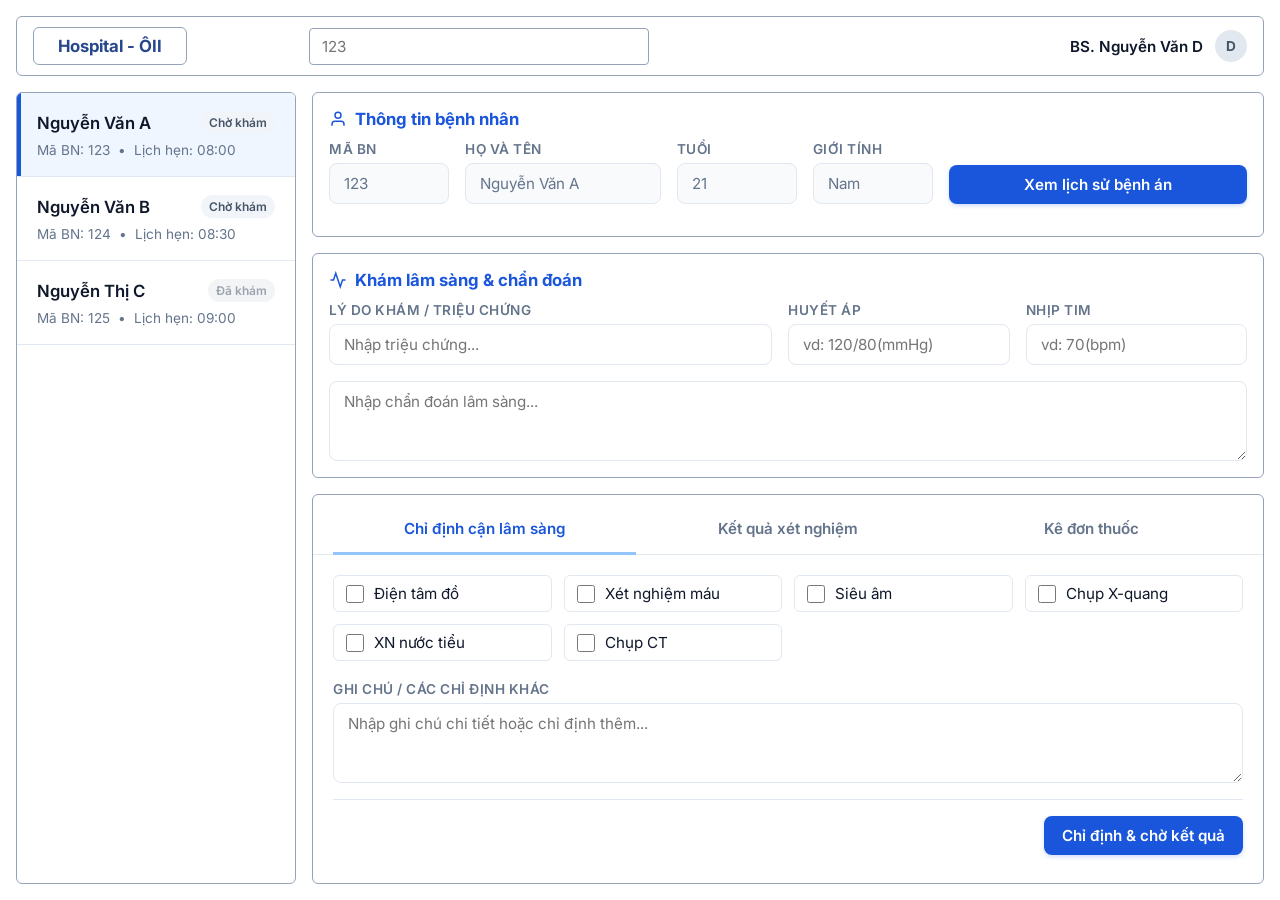
<file: Kham_Chan_Doan/index.html>
<!DOCTYPE html>
<html lang="vi">
<head>
    <meta charset="UTF-8">
    <meta name="viewport" content="width=device-width, initial-scale=1.0">
    <title>Hospital - ÔII - EMR</title>
    <link href="https://fonts.googleapis.com/css2?family=Inter:wght@400;500;600;700&display=swap" rel="stylesheet">
    <style>
        :root {
            --primary: #1a56db;
            --primary-hover: #1e40af;
            --bg-color: #f8fafc;
            --surface: #ffffff;
            --border: #e2e8f0;
            --text-main: #0f172a;
            --text-muted: #64748b;
            --danger: #ef4444;
            --danger-hover: #dc2626;
            --danger-bg: #fef2f2;
            --warning: #f59e0b;
            --success: #10b981;
            --shadow-sm: 0 1px 2px 0 rgba(0, 0, 0, 0.05);
            --shadow: 0 4px 6px -1px rgba(0, 0, 0, 0.1), 0 2px 4px -1px rgba(0, 0, 0, 0.06);
            --shadow-lg: 0 10px 15px -3px rgba(0, 0, 0, 0.1), 0 4px 6px -2px rgba(0, 0, 0, 0.05);
        }

        * { box-sizing: border-box; margin: 0; padding: 0; font-family: 'Inter', sans-serif; }
        body { background-color: #ffffff; color: var(--text-main); height: 100vh; display: flex; flex-direction: column; overflow: hidden; padding: 16px; }

        /* --- Header --- */
        header { background-color: var(--surface); height: 60px; display: flex; align-items: center; padding: 0 16px; border: 1px solid #94a3b8; border-radius: 6px; z-index: 10; flex-shrink: 0; }
        .brand { background-color: white; color: #27478d; border: 1px solid #94a3b8; padding: 8px 24px; border-radius: 6px; font-weight: 700; font-size: 1.05rem; flex-shrink: 0; display: flex; align-items: center; justify-content: center; }
        .search-container { display: flex; align-items: center; margin-left: 122px; flex: 1; }
        .search-bar { position: relative; width: 340px; }
        .search-bar input { width: 100%; padding: 8px 12px; border: 1px solid #94a3b8; border-radius: 4px; outline: none; font-size: 0.95rem; }
        .search-bar input:focus { border-color: var(--primary); }
        .clear-search { position: absolute; right: 10px; top: 50%; transform: translateY(-50%); color: var(--text-muted); cursor: pointer; display: none; }
        .user-info { display: flex; align-items: center; gap: 12px; font-weight: 600; font-size: 0.95rem; flex-shrink: 0; margin-left: auto; }
        .avatar { width: 32px; height: 32px; background: #e2e8f0; border-radius: 50%; display: flex; align-items: center; justify-content: center; color: #475569; font-weight: 700; font-size: 0.85rem; }

        /* --- Layout & Sidebar --- */
        .layout { display: flex; flex: 1; overflow: hidden; gap: 16px; margin-top: 16px; }
        aside { width: 280px; background-color: var(--surface); border: 1px solid #94a3b8; border-radius: 6px; display: flex; flex-direction: column; overflow-y: auto; }
        .patient-card { padding: 18px 20px; border-bottom: 1px solid var(--border); cursor: pointer; transition: all 0.2s; position: relative; }
        .patient-card:hover { background-color: var(--bg-color); }
        .patient-card.active { background-color: #eff6ff; }
        .patient-card.active::before { content: ''; position: absolute; left: 0; top: 0; bottom: 0; width: 4px; background-color: var(--primary); }
        .patient-header { display: flex; justify-content: space-between; align-items: center; margin-bottom: 8px; }
        .patient-name { font-weight: 600; font-size: 1.05rem; color: var(--text-main); }
        
        /* Status Colors */
        .patient-status { font-size: 0.75rem; padding: 4px 8px; border-radius: 20px; font-weight: 600; }
        .st-cho-kham { background-color: #f1f5f9; color: #475569; }
        .st-dang-kham { background-color: #dbeafe; color: #1d4ed8; }
        .st-cho-kq { background-color: #fef08a; color: #854d0e; }
        .st-da-co-kq { background-color: #dcfce3; color: #166534; }
        .st-da-kham { background-color: #f3f4f6; color: #9ca3af; }
        
        .patient-details { font-size: 0.85rem; color: var(--text-muted); display: flex; gap: 8px; }

        /* --- Main Content --- */
        main { flex: 1; overflow-y: auto; display: flex; flex-direction: column; gap: 16px; }
        .card { background-color: var(--surface); border-radius: 6px; border: 1px solid #94a3b8; padding: 16px; display: flex; flex-direction: column; }
        .card-title { font-weight: 700; font-size: 1.05rem; color: var(--primary); margin-bottom: 12px; display: flex; align-items: center; gap: 8px; }
        
        /* --- Forms --- */
        .form-row { display: flex; gap: 16px; margin-bottom: 16px; flex-wrap: wrap; }
        .form-group { flex: 1; display: flex; flex-direction: column; gap: 6px; min-width: 120px; }
        .form-group label { font-size: 0.85rem; font-weight: 600; color: var(--text-muted); text-transform: uppercase; letter-spacing: 0.5px; }
        .form-control { padding: 10px 14px; border: 1px solid var(--border); border-radius: 8px; outline: none; font-size: 0.95rem; background-color: var(--surface); color: var(--text-main); transition: all 0.2s; }
        .form-control:focus { border-color: var(--primary); box-shadow: 0 0 0 3px rgba(26, 86, 219, 0.15); }
        .form-control[readonly] { background-color: var(--bg-color); color: var(--text-muted); cursor: not-allowed; border-color: var(--border); }
        textarea.form-control { resize: vertical; min-height: 80px; }

        /* --- Buttons --- */
        .btn { padding: 10px 18px; border: none; border-radius: 8px; font-weight: 600; cursor: pointer; transition: all 0.2s; font-size: 0.95rem; display: inline-flex; align-items: center; justify-content: center; gap: 8px; }
        .btn-primary { background-color: var(--primary); color: white; box-shadow: 0 2px 4px rgba(26, 86, 219, 0.2); }
        .btn-primary:hover { background-color: var(--primary-hover); transform: translateY(-1px); box-shadow: 0 4px 6px rgba(26, 86, 219, 0.3); }
        .btn-outline { background-color: transparent; border: 1px solid var(--border); color: var(--text-main); }
        .btn-outline:hover { background-color: var(--bg-color); border-color: #cbd5e1; }
        .btn-danger { background-color: var(--danger); color: white; }
        .btn-danger:hover { background-color: var(--danger-hover); box-shadow: 0 4px 6px rgba(239, 68, 68, 0.3); }
        
        /* Focus state for popups */
        .btn-focus-dash { outline: 2px dashed #000; outline-offset: 2px; }

        /* --- Alerts --- */
        .alert { padding: 14px 18px; border-radius: 8px; font-size: 0.95rem; display: flex; gap: 12px; align-items: flex-start; line-height: 1.5; margin-top: 16px; display: none; }
        .alert.active { display: flex; animation: fadeIn 0.3s ease; }
        .alert-danger { background-color: var(--danger-bg); border: 1px solid #fecaca; color: #991b1b; }
        .alert-danger strong { color: var(--danger); }

        /* --- Tabs --- */
        .tabs { display: flex; border-bottom: 1px solid var(--border); margin-bottom: 20px; }
        .tab { flex: 1; text-align: center; padding: 14px 16px; font-weight: 600; color: var(--text-muted); cursor: pointer; border-bottom: 3px solid transparent; transition: all 0.2s; margin-bottom: -1px; font-size: 0.95rem; }
        .tab:hover { color: var(--primary); background-color: #f8fafc; }
        .tab.active { color: var(--primary); border-bottom-color: #93c5fd; }
        .tab-content { display: none; animation: fadeIn 0.3s ease; }
        .tab-content.active { display: block; }
        @keyframes fadeIn { from { opacity: 0; transform: translateY(10px); } to { opacity: 1; transform: translateY(0); } }

        /* --- Checkboxes (Tab 1) --- */
        .checkbox-grid { display: grid; grid-template-columns: repeat(auto-fill, minmax(180px, 1fr)); gap: 12px; margin-bottom: 20px; }
        .checkbox-label { display: flex; align-items: center; gap: 10px; font-size: 0.95rem; cursor: pointer; padding: 8px 12px; border-radius: 6px; border: 1px solid var(--border); transition: all 0.2s; }
        .checkbox-label:hover { background-color: #f1f5f9; border-color: #cbd5e1; }
        .checkbox-label input { width: 18px; height: 18px; accent-color: var(--primary); cursor: pointer; }

        /* --- Tables (Tab 2 & 3) --- */
        .table-container { border: 1px solid var(--border); border-radius: 8px; overflow: hidden; }
        table { width: 100%; border-collapse: collapse; }
        th, td { padding: 12px 16px; text-align: left; border-bottom: 1px solid var(--border); }
        th { background-color: #f8fafc; font-weight: 600; color: var(--text-muted); font-size: 0.85rem; text-transform: uppercase; }
        td { font-size: 0.95rem; color: var(--text-main); }
        tr:last-child td { border-bottom: none; }
        .row-danger { background-color: #fef2f2; }
        .row-danger td { color: #991b1b; }
        .row-warning { background-color: #fffbeb; }
        .row-warning td { color: #92400e; }
        .text-danger { color: var(--danger); font-weight: 600; }
        .action-delete { color: var(--danger); cursor: pointer; font-weight: 600; transition: color 0.2s; }
        .action-delete:hover { color: var(--danger-hover); text-decoration: underline; }

        .action-bar { display: flex; justify-content: flex-end; gap: 16px; margin-top: 20px; padding-top: 20px; border-top: 1px solid var(--border); }

        /* --- Empty State --- */
        .empty-state { text-align: center; padding: 40px 20px; color: var(--text-muted); background-color: var(--bg-color); border-radius: 8px; border: 1px dashed var(--border); }
        .empty-state h4 { color: var(--text-main); margin: 12px 0 8px; font-size: 1.05rem; }

        /* --- Modals --- */
        .modal-overlay { position: fixed; top: 0; left: 0; width: 100%; height: 100%; background-color: rgba(15, 23, 42, 0.7); display: flex; align-items: center; justify-content: center; z-index: 100; opacity: 0; visibility: hidden; transition: all 0.2s; backdrop-filter: blur(2px); }
        .modal-overlay.active { opacity: 1; visibility: visible; }
        .modal { background-color: var(--surface); border-radius: 12px; width: 500px; max-width: 90%; box-shadow: var(--shadow-lg); transform: scale(0.95) translateY(10px); transition: all 0.2s; overflow: hidden; }
        .modal-overlay.active .modal { transform: scale(1) translateY(0); }
        .modal-header { padding: 16px 20px; border-bottom: 1px solid var(--border); display: flex; justify-content: space-between; align-items: center; background-color: var(--danger); color: white; }
        .modal-header.info { background-color: var(--primary); }
        .modal-title { font-weight: 700; font-size: 1.1rem; display: flex; align-items: center; gap: 8px; }
        .modal-close { background: none; border: none; color: white; font-size: 1.5rem; cursor: pointer; opacity: 0.8; transition: opacity 0.2s; }
        .modal-close:hover { opacity: 1; }
        .modal-body { padding: 20px; font-size: 1rem; line-height: 1.5; color: var(--text-main); }
        .modal-footer { padding: 16px 20px; border-top: 1px solid var(--border); display: flex; justify-content: flex-end; gap: 12px; background-color: #f8fafc; }
        
        /* --- Autocomplete --- */
        .autocomplete-wrapper { position: relative; flex: 2; }
        .autocomplete-list { position: absolute; top: 100%; left: 0; right: 0; background: var(--surface); border: 1px solid var(--border); border-radius: 8px; box-shadow: var(--shadow-lg); z-index: 50; max-height: 200px; overflow-y: auto; display: none; margin-top: 4px; }
        .autocomplete-item { padding: 10px 14px; cursor: pointer; border-bottom: 1px solid var(--bg-color); }
        .autocomplete-item:hover { background-color: var(--bg-color); color: var(--primary); }
    </style>
</head>
<body>

    <header>
        <a href="../Trang_Chu_Va_Dat_Lich_Kham/Trangchu/Menu.html" class="brand" style="text-decoration: none;">
            Hospital - ÔII
        </a>
        <div class="search-container">
            <div class="search-bar">
                <input type="text" id="global-search" placeholder="123" oninput="handleSearch()">
                <svg class="clear-search" id="clear-search" onclick="clearSearch()" width="18" height="18" viewBox="0 0 24 24" fill="none" stroke="currentColor" stroke-width="2"><line x1="18" y1="6" x2="6" y2="18"></line><line x1="6" y1="6" x2="18" y2="18"></line></svg>
            </div>
        </div>
        <div class="user-info">
            <span>BS. Nguyễn Văn D</span>
            <div class="avatar">D</div>
        </div>
    </header>

    <div class="layout">
        <!-- Sidebar -->
        <aside id="patient-list">
            <!-- Rendered by JS -->
        </aside>

        <!-- Main Content -->
        <main>
            <!-- Patient Info -->
            <div class="card">
                <h3 class="card-title">
                    <svg width="18" height="18" viewBox="0 0 24 24" fill="none" stroke="currentColor" stroke-width="2"><path d="M20 21v-2a4 4 0 0 0-4-4H8a4 4 0 0 0-4 4v2"></path><circle cx="12" cy="7" r="4"></circle></svg>
                    Thông tin bệnh nhân
                </h3>
                <div class="form-row">
                    <div class="form-group" style="flex: 0.5;">
                        <label>Mã BN</label>
                        <input type="text" id="info-id" class="form-control" readonly>
                    </div>
                    <div class="form-group" style="flex: 1.5;">
                        <label>Họ và tên</label>
                        <input type="text" id="info-name" class="form-control" readonly>
                    </div>
                    <div class="form-group" style="flex: 0.5;">
                        <label>Tuổi</label>
                        <input type="text" id="info-age" class="form-control" readonly>
                    </div>
                    <div class="form-group" style="flex: 0.5;">
                        <label>Giới tính</label>
                        <input type="text" id="info-gender" class="form-control" readonly>
                    </div>
                    <div class="form-group" style="justify-content: flex-end; flex: auto;">
                        <button class="btn btn-primary" id="btn-history" onclick="viewHistory()" style="width: 100%; font-size: 0.95rem; padding: 10px;">
                            Xem lịch sử bệnh án
                        </button>
                    </div>
                </div>

                <div class="alert alert-danger" id="allergy-banner">
                    <svg width="24" height="24" viewBox="0 0 24 24" fill="none" stroke="currentColor" stroke-width="2" style="flex-shrink: 0;"><path d="M10.29 3.86L1.82 18a2 2 0 0 0 1.71 3h16.94a2 2 0 0 0 1.71-3L13.71 3.86a2 2 0 0 0-3.42 0z"></path><line x1="12" y1="9" x2="12" y2="13"></line><line x1="12" y1="17" x2="12.01" y2="17"></line></svg>
                    <div>
                        <strong>CẢNH BÁO LƯU TRỮ CHỦ ĐỘNG:</strong> <span id="allergy-text">Bệnh nhân có tiền sử dị ứng.</span> Đề phòng khi ra y lệnh kê đơn!
                    </div>
                </div>
            </div>

            <!-- Clinical Exam -->
            <div class="card">
                <h3 class="card-title">
                    <svg width="18" height="18" viewBox="0 0 24 24" fill="none" stroke="currentColor" stroke-width="2"><path d="M22 12h-4l-3 9L9 3l-3 9H2"></path></svg>
                    Khám lâm sàng & chẩn đoán
                </h3>
                <div class="form-row">
                    <div class="form-group" style="flex: 2;">
                        <label>Lý do khám / Triệu chứng</label>
                        <input type="text" class="form-control" placeholder="Nhập triệu chứng...">
                    </div>
                    <div class="form-group">
                        <label>Huyết áp</label>
                        <input type="text" class="form-control" placeholder="vd: 120/80(mmHg)">
                    </div>
                    <div class="form-group">
                        <label>Nhịp tim</label>
                        <input type="text" class="form-control" placeholder="vd: 70(bpm)">
                    </div>
                </div>
                <div class="form-group">
                    <textarea class="form-control" rows="2" placeholder="Nhập chẩn đoán lâm sàng..."></textarea>
                </div>
            </div>

            <!-- Tabs Section -->
            <div class="card" style="flex: 1; display: flex; flex-direction: column; padding: 0;">
                <div class="tabs" style="padding: 0 20px; padding-top: 10px;">
                    <div class="tab active" onclick="switchTab(0)">Chỉ định cận lâm sàng</div>
                    <div class="tab" id="tab-btn-1" onclick="switchTab(1)">Kết quả xét nghiệm</div>
                    <div class="tab" onclick="switchTab(2)">Kê đơn thuốc</div>
                </div>

                <!-- Tab 1: Chỉ định -->
                <div class="tab-content active" id="tab-0" style="padding: 0 20px 20px;">
                    <div class="checkbox-grid">
                        <label class="checkbox-label"><input type="checkbox" id="chk-ecg"> Điện tâm đồ</label>
                        <label class="checkbox-label"><input type="checkbox" id="chk-blood"> Xét nghiệm máu</label>
                        <label class="checkbox-label"><input type="checkbox" id="chk-us"> Siêu âm</label>
                        <label class="checkbox-label"><input type="checkbox" id="chk-xray"> Chụp X-quang</label>
                        <label class="checkbox-label"><input type="checkbox" id="chk-urine"> XN nước tiểu</label>
                        <label class="checkbox-label"><input type="checkbox" id="chk-ct"> Chụp CT</label>
                    </div>
                    <div class="form-group" style="margin-bottom: 16px;">
                        <label>Ghi chú / Các chỉ định khác</label>
                        <textarea class="form-control" rows="3" placeholder="Nhập ghi chú chi tiết hoặc chỉ định thêm..."></textarea>
                    </div>
                    <div class="action-bar" style="margin-top: 0; padding-top: 16px;">
                        <button class="btn btn-primary" onclick="requestLabTests()">Chỉ định & chờ kết quả</button>
                    </div>
                </div>

                <!-- Tab 2: Kết quả -->
                <div class="tab-content" id="tab-1" style="padding: 0 20px 20px;">
                    <div id="lab-empty" class="empty-state" style="background-color: #f1f5f9; border: none; padding: 48px 20px; border-radius: 8px; text-align: center;">
                        <svg width="42" height="42" viewBox="0 0 24 24" fill="none" stroke="#1e293b" stroke-width="2" style="margin-bottom: 12px;"><circle cx="12" cy="12" r="10"></circle><polyline points="12 6 12 12 16 14"></polyline></svg>
                        <div style="font-size: 1.25rem; font-weight: 500; color: #0f172a; margin-bottom: 12px;">Chưa có kết quả Cận lâm sàng</div>
                        <div style="font-size: 1rem; color: #1e293b; line-height: 1.6; margin-bottom: 24px;">
                            Bệnh nhân đang trong quá trình thực hiện các dịch vụ tại phòng chuyên môn.<br>
                            Hệ thống sẽ tự động đồng bộ ngay khi có kết quả trả về.
                        </div>
                        <button style="padding: 8px 48px; border: 1px solid #3b82f6; border-radius: 6px; background-color: white; color: #3b82f6; font-size: 1rem; font-weight: 400; cursor: pointer; transition: all 0.2s;" onmouseover="this.style.backgroundColor='#eff6ff'" onmouseout="this.style.backgroundColor='white'">Tải lại</button>
                    </div>
                    
                    <div id="lab-results" style="display: none;">
                        <div class="table-container" style="border: 1px solid #d1d5db; border-radius: 8px; overflow: hidden;">
                            <table style="width: 100%; border-collapse: collapse; font-size: 0.95rem;">
                                <thead>
                                    <tr style="background-color: #e5e7eb;">
                                        <th style="padding: 12px 16px; text-align: left; color: #374151; font-weight: 500; border-bottom: 1px solid #d1d5db; text-transform: none; font-size: 0.95rem;">Tên xét nghiệm / Chỉ số</th>
                                        <th style="padding: 12px 16px; text-align: left; color: #374151; font-weight: 500; border-bottom: 1px solid #d1d5db; text-transform: none; font-size: 0.95rem;">Kết quả</th>
                                        <th style="padding: 12px 16px; text-align: left; color: #374151; font-weight: 500; border-bottom: 1px solid #d1d5db; text-transform: none; font-size: 0.95rem;">Đơn vị</th>
                                        <th style="padding: 12px 16px; text-align: left; color: #374151; font-weight: 500; border-bottom: 1px solid #d1d5db; text-transform: none; font-size: 0.95rem;">Khoảng tham chiếu</th>
                                    </tr>
                                </thead>
                                <tbody>
                                    <tr style="background-color: #f3f4f6;">
                                        <td style="padding: 12px 16px; border-bottom: 1px solid #d1d5db; color: #111827;">Men tim (Troponin T)</td>
                                        <td style="padding: 12px 16px; border-bottom: 1px solid #d1d5db; color: #111827;">0.01</td>
                                        <td style="padding: 12px 16px; border-bottom: 1px solid #d1d5db; color: #111827;">ng/mL</td>
                                        <td style="padding: 12px 16px; border-bottom: 1px solid #d1d5db; color: #111827;">&lt; 0.014</td>
                                    </tr>
                                    <tr style="background-color: #f3f4f6;">
                                        <td style="padding: 12px 16px; border-bottom: 1px solid #d1d5db; color: #111827;">Đường huyết đói (Glucose)</td>
                                        <td style="padding: 12px 16px; border-bottom: 1px solid #d1d5db; color: #111827;">5.2</td>
                                        <td style="padding: 12px 16px; border-bottom: 1px solid #d1d5db; color: #111827;">mmol/L</td>
                                        <td style="padding: 12px 16px; border-bottom: 1px solid #d1d5db; color: #111827;">3.9 - 5.5</td>
                                    </tr>
                                    <tr style="background-color: #fffdeb;">
                                        <td style="padding: 12px 16px; border-bottom: 1px solid #d1d5db; color: #ef4444;">Độ bão hòa Oxy (SpO2)</td>
                                        <td style="padding: 12px 16px; border-bottom: 1px solid #d1d5db; color: #ef4444;">94&darr;</td>
                                        <td style="padding: 12px 16px; border-bottom: 1px solid #d1d5db; color: #ef4444;">%</td>
                                        <td style="padding: 12px 16px; border-bottom: 1px solid #d1d5db; color: #ef4444;">95-100</td>
                                    </tr>
                                    <tr style="background-color: #fffdeb;">
                                        <td style="padding: 12px 16px; border-bottom: 1px solid #d1d5db; color: #ef4444;">Chỉ số CRP (Viêm nhiễm)</td>
                                        <td style="padding: 12px 16px; border-bottom: 1px solid #d1d5db; color: #ef4444;">12&uarr;</td>
                                        <td style="padding: 12px 16px; border-bottom: 1px solid #d1d5db; color: #ef4444;">mg/L</td>
                                        <td style="padding: 12px 16px; border-bottom: 1px solid #d1d5db; color: #ef4444;">&lt;10</td>
                                    </tr>
                                    <tr style="background-color: #f3f4f6;">
                                        <td style="padding: 12px 16px; border-bottom: none; color: #111827;">Cholesterol toàn phần</td>
                                        <td style="padding: 12px 16px; border-bottom: none; color: #111827;">4.8</td>
                                        <td style="padding: 12px 16px; border-bottom: none; color: #111827;">mmol/L</td>
                                        <td style="padding: 12px 16px; border-bottom: none; color: #111827;">&lt;5.2</td>
                                    </tr>
                                </tbody>
                            </table>
                        </div>
                    </div>
                </div>

                <!-- Tab 3: Kê đơn -->
                <div class="tab-content" id="tab-2" style="padding: 0 20px 20px;">
                    <div class="form-row" style="align-items: flex-end;">
                        <div class="form-group autocomplete-wrapper">
                            <label>Tìm và thêm thuốc</label>
                            <input type="text" id="drug-input" class="form-control" placeholder="Gõ từ khóa (vd: As, Penicillin)..." oninput="showSuggestions(this.value)">
                            <div class="autocomplete-list" id="autocomplete-list"></div>
                        </div>
                        <div class="form-group" style="flex: 0.5;">
                            <label>Số lượng</label>
                            <input type="text" id="drug-qty" class="form-control" placeholder="vd: 30">
                        </div>
                        <div class="form-group" style="flex: 1;">
                            <label>Liều dùng</label>
                            <input type="text" id="drug-dose" class="form-control" placeholder="vd: Sáng 1 viên">
                        </div>
                    </div>

                    <div class="table-container">
                        <table>
                            <thead>
                                <tr><th>Tên thuốc</th><th>Số lượng</th><th>Liều dùng</th><th style="width: 80px; text-align: center;">Thao tác</th></tr>
                            </thead>
                            <tbody id="prescription-tbody">
                                <!-- JS -->
                            </tbody>
                        </table>
                    </div>

                    <div class="action-bar" style="margin-top: 16px; padding-top: 16px;">
                        <button class="btn btn-outline">In đơn thuốc</button>
                        <button class="btn btn-primary" onclick="finishExam()">Lưu và kết thúc ca khám</button>
                    </div>
                </div>
            </div>
        </main>
    </div>

    <!-- Modals -->

    <!-- History Modal -->
    <div class="modal-overlay" id="history-modal">
        <div class="modal" style="background-color: #fff5f5; border: 1px solid var(--border); box-shadow: 0 4px 20px rgba(0,0,0,0.1); width: 450px;">
            <div class="modal-header" style="background-color: transparent; border-bottom: none; padding-bottom: 0;">
                <div class="modal-title" style="color: var(--primary); font-size: 1rem;">
                    Dòng thời gian Lịch sử Khám bệnh (EMR)
                </div>
                <button class="modal-close" onclick="closeModal('history-modal')" style="color: #000; opacity: 1; font-weight: 500; font-size: 1.2rem;">X</button>
            </div>
            <div class="modal-body" id="history-content" style="padding-top: 16px; padding-bottom: 30px;">
                <!-- Dynamically filled -->
            </div>
        </div>
    </div>

    <!-- Warning Modal (Allergy / Interaction) -->
    <div class="modal-overlay" id="warning-modal">
        <div class="modal" style="width: 420px; border-radius: 8px; overflow: hidden; box-shadow: 0 10px 25px rgba(0,0,0,0.2);">
            <div class="modal-header" style="background-color: #ef4444; border-bottom: none; padding: 12px 16px;">
                <div class="modal-title" style="color: white; font-size: 1.4rem; font-weight: 700;">
                    Cảnh Báo!!
                </div>
                <button class="modal-close" onclick="handleWarningCancel()" style="color: white; opacity: 1; font-weight: bold; font-size: 1.4rem;">X</button>
            </div>
            <div class="modal-body" style="padding: 24px 30px; text-align: center; background-color: white;">
                <div style="color: #ef4444; font-size: 1.1rem; line-height: 1.5;">
                    <svg width="20" height="20" viewBox="0 0 24 24" fill="#ef4444" stroke="#ef4444" stroke-width="2" style="vertical-align: text-bottom; margin-right: 4px;"><path d="M10.29 3.86L1.82 18a2 2 0 0 0 1.71 3h16.94a2 2 0 0 0 1.71-3L13.71 3.86a2 2 0 0 0-3.42 0z"></path><line x1="12" y1="9" x2="12" y2="13" stroke="white"></line><line x1="12" y1="17" x2="12.01" y2="17" stroke="white"></line></svg>
                    <span id="warning-message"></span>
                </div>
            </div>
            <div class="modal-footer" style="background-color: #f3f4f6; padding: 12px 16px; display: flex; justify-content: flex-end; gap: 8px; border-top: 1px solid #e5e7eb;">
                <button class="btn" id="btn-cancel-warning" onclick="handleWarningCancel()" style="background: transparent; color: black; border: 1px dashed #000; font-weight: 700; padding: 6px 16px; border-radius: 4px;">Huỷ</button>
                <button class="btn" id="btn-override-warning" onclick="handleWarningOverride()" style="background: transparent; color: black; border: 1px solid #000; padding: 6px 16px; border-radius: 4px;">Ghi đè</button>
            </div>
        </div>
    </div>

    <script>
        // --- State Data ---
        const patientsData = [
            { id: '123', name: 'Nguyễn Văn A', age: 21, gender: 'Nam', status: 'Chờ khám', time: '08:00', hasAllergy: true, allergyText: 'Bệnh nhân dị ứng Penicillin và tiền sử bệnh tim mạch.', history: '<div style="position: relative; border-left: 2px solid #cbd5e1; margin-left: 8px; padding-left: 20px; padding-bottom: 24px;"><div style="position: absolute; left: -6px; top: 0; width: 10px; height: 10px; border-radius: 50%; background-color: var(--primary);"></div><p style="color: var(--primary); font-size: 0.75rem; margin-bottom: 4px; font-weight: 600;">12/01/2024 - Khoa Răng Hàm Mặt</p><h4 style="color: var(--primary); margin-bottom: 6px; font-size: 1.05rem;">Nhổ răng khôn & Ghi nhận Dị ứng</h4><p style="color: var(--text-main); font-size: 0.95rem; line-height: 1.5;">Xảy ra phản ứng phát ban, ngứa ngáy mức độ 2<br>khi test mẫu kháng sinh nhóm Beta-lactam. Cập<br>nhật hệ thống: Dị ứng Penicillin.</p></div>' },
            { id: '124', name: 'Nguyễn Văn B', age: 35, gender: 'Nam', status: 'Chờ khám', time: '08:30', hasAllergy: false },
            { id: '125', name: 'Nguyễn Thị C', age: 42, gender: 'Nữ', status: 'Đã khám', time: '09:00', hasAllergy: false }
        ];

        let currentPatient = null;
        let labTimeout = null;

        // --- Init & Sidebar Render ---
        function renderSidebar(filter = '') {
            const list = document.getElementById('patient-list');
            list.innerHTML = '';
            
            patientsData.forEach(p => {
                if (filter && !p.id.includes(filter) && !p.name.toLowerCase().includes(filter.toLowerCase())) return;
                
                let sClass = '';
                if(p.status === 'Chờ khám') sClass = 'st-cho-kham';
                else if(p.status === 'Đang khám') sClass = 'st-dang-kham';
                else if(p.status === 'Chờ KQ CLS') sClass = 'st-cho-kq';
                else if(p.status === 'Đã có KQ CLS') sClass = 'st-da-co-kq';
                else sClass = 'st-da-kham';

                const isActive = (currentPatient && currentPatient.id === p.id) ? 'active' : '';

                list.innerHTML += `
                    <div class="patient-card ${isActive}" onclick="selectPatient('${p.id}')">
                        <div class="patient-header">
                            <span class="patient-name">${p.name}</span>
                            <span class="patient-status ${sClass}">${p.status}</span>
                        </div>
                        <div class="patient-details">
                            <span>Mã BN: ${p.id}</span> &bull; <span>Lịch hẹn: ${p.time}</span>
                        </div>
                    </div>
                `;
            });
        }

        function handleSearch() {
            const val = document.getElementById('global-search').value;
            document.getElementById('clear-search').style.display = val ? 'block' : 'none';
            renderSidebar(val);
        }

        function clearSearch() {
            document.getElementById('global-search').value = '';
            handleSearch();
        }

        // --- Scenario 1: Select Patient & Check History ---
        function selectPatient(id) {
            currentPatient = patientsData.find(p => p.id === id);
            
            // Render Info
            document.getElementById('info-id').value = currentPatient.id;
            document.getElementById('info-name').value = currentPatient.name;
            document.getElementById('info-age').value = currentPatient.age || '';
            document.getElementById('info-gender').value = currentPatient.gender || '';
            
            // Reset UI states
            document.getElementById('allergy-banner').classList.remove('active');
            switchTab(0);
            
            // Check status for Tab 2
            if(currentPatient.status === 'Đã có KQ CLS') {
                showLabResults();
            } else {
                hideLabResults();
            }

            renderSidebar(document.getElementById('global-search').value);
        }

        function viewHistory() {
            if(!currentPatient) return;
            
            // Change status to "Đang khám"
            if(currentPatient.status === 'Chờ khám') {
                currentPatient.status = 'Đang khám';
                renderSidebar(document.getElementById('global-search').value);
            }

            // Show alert if allergic
            if(currentPatient.hasAllergy) {
                document.getElementById('allergy-text').innerText = currentPatient.allergyText;
                document.getElementById('allergy-banner').classList.add('active');
            }

            // Show Modal
            document.getElementById('history-content').innerHTML = currentPatient.history || '<p>Không có lịch sử khám bệnh.</p>';
            openModal('history-modal');
        }

        // --- Scenario 2 & 3: Lab Tests ---
        function requestLabTests() {
            if(!currentPatient) return;
            
            const checks = ['chk-ecg', 'chk-blood', 'chk-us', 'chk-xray', 'chk-urine', 'chk-ct'];
            const hasChecked = checks.some(id => document.getElementById(id).checked);
            
            if(hasChecked) {
                // Change status
                currentPatient.status = 'Chờ KQ CLS';
                clearSearch(); // Clear search to show list
                renderSidebar();
                
                // Simulate waiting for results (5 seconds)
                clearTimeout(labTimeout);
                labTimeout = setTimeout(() => {
                    if(currentPatient.status === 'Chờ KQ CLS') {
                        currentPatient.status = 'Đã có KQ CLS';
                        renderSidebar(document.getElementById('global-search').value);
                        // Auto switch to Tab 1 to see results if they are looking at patient
                        if(document.querySelector('.tab-content#tab-1').classList.contains('active')) {
                            showLabResults();
                        }
                    }
                }, 5000);
            } else {
                // Do nothing if no test selected
            }
        }

        function showLabResults() {
            document.getElementById('lab-empty').style.display = 'none';
            document.getElementById('lab-results').style.display = 'block';
        }
        function hideLabResults() {
            document.getElementById('lab-empty').style.display = 'block';
            document.getElementById('lab-results').style.display = 'none';
        }

        // --- Tab Switching ---
        function switchTab(index) {
            document.querySelectorAll('.tab').forEach((t, i) => t.classList.toggle('active', i === index));
            document.querySelectorAll('.tab-content').forEach((c, i) => c.classList.toggle('active', i === index));
            
            // If switching to Tab 1 (KQ CLS) and status is ready
            if(index === 1 && currentPatient && currentPatient.status === 'Đã có KQ CLS') {
                showLabResults();
            }
        }

        // --- Scenario 4 & 5: Prescription ---
        const drugDb = ["Amlodipine 5mg", "Warfarin 2mg", "Aspirin 81mg", "Penicillin V 500mg", "Paracetamol 500mg"];
        let prescription = [{ name: "Warfarin 2mg", qty: "30", dose: "Sáng 1 viên" }]; // Pre-existing for scenario demo
        let pendingDrug = null;

        function renderPrescription() {
            const tbody = document.getElementById('prescription-tbody');
            if(prescription.length === 0) {
                tbody.innerHTML = '<tr><td colspan="4" style="text-align:center; color:var(--text-muted);">Chưa có thuốc</td></tr>';
                return;
            }
            tbody.innerHTML = '';
            
            const hasAspirin = prescription.some(d => d.name.toLowerCase().includes('aspirin'));
            const hasWarfarin = prescription.some(d => d.name.toLowerCase().includes('warfarin'));
            const hasInteraction = hasAspirin && hasWarfarin;

            prescription.forEach((d, i) => {
                const isPenicillin = d.name.toLowerCase().includes('penicillin') && currentPatient && currentPatient.hasAllergy;
                const isInteractingDrug = hasInteraction && (d.name.toLowerCase().includes('aspirin') || d.name.toLowerCase().includes('warfarin'));
                
                let rowClass = '';
                if (isPenicillin) rowClass = 'row-danger';
                else if (isInteractingDrug) rowClass = 'row-warning';

                tbody.innerHTML += `<tr class="${rowClass}">
                    <td style="font-weight:500;">${d.name}</td>
                    <td>${d.qty}</td>
                    <td>${d.dose}</td>
                    <td style="text-align:center;"><span class="action-delete" onclick="removeDrug(${i})">Xoá</span></td>
                </tr>`;
            });
        }

        function removeDrug(idx) {
            prescription.splice(idx, 1);
            renderPrescription();
        }

        // Autocomplete
        function showSuggestions(val) {
            const list = document.getElementById('autocomplete-list');
            list.innerHTML = '';
            if(!val) { list.style.display = 'none'; return; }
            
            const matches = drugDb.filter(d => d.toLowerCase().includes(val.toLowerCase()));
            if(matches.length > 0) {
                matches.forEach(m => {
                    const div = document.createElement('div');
                    div.className = 'autocomplete-item';
                    const regex = new RegExp(`(${val})`, "gi");
                    div.innerHTML = m.replace(regex, "<strong style='color:var(--primary);'>$1</strong>");
                    div.onclick = () => {
                        document.getElementById('drug-input').value = m;
                        document.getElementById('drug-qty').value = "30";
                        document.getElementById('drug-dose').value = "Sáng 1 viên";
                        list.style.display = 'none';
                        // Auto Add
                        addDrug(m, "30", "Sáng 1 viên");
                    };
                    list.appendChild(div);
                });
                list.style.display = 'block';
            } else {
                list.style.display = 'none';
            }
        }

        document.addEventListener('click', e => {
            if(!e.target.closest('.autocomplete-wrapper')) {
                document.getElementById('autocomplete-list').style.display = 'none';
            }
        });

        // Add Drug Logic
        function addDrug(name, qty, dose) {
            document.getElementById('drug-input').value = '';
            document.getElementById('drug-qty').value = '';
            document.getElementById('drug-dose').value = '';
            
            pendingDrug = { name, qty, dose };

            const isPenicillin = name.toLowerCase().includes('penicillin');
            const hasAspirin = prescription.some(d => d.name.toLowerCase().includes('aspirin'));
            const hasWarfarin = prescription.some(d => d.name.toLowerCase().includes('warfarin'));
            const isAddingAspirin = name.toLowerCase().includes('aspirin');
            const isAddingWarfarin = name.toLowerCase().includes('warfarin');

            // 5.2 Allergy Check
            if(isPenicillin && currentPatient && currentPatient.hasAllergy) {
                showWarningModal("CẢNH BÁO: Bệnh nhân dị ứng Penicillin. Việc kê đơn thuốc có thể gây sốc phản vệ cho bệnh nhân");
                return;
            }

            // 5.1 Interaction Check
            if((hasAspirin && isAddingWarfarin) || (hasWarfarin && isAddingAspirin)) {
                showWarningModal("CẢNH BÁO: Tương tác thuốc chéo mức độ TRUNG BÌNH giữa Aspirin và Warfarin!");
                return;
            }

            commitDrug();
        }

        function showWarningModal(msgText) {
            document.getElementById('warning-message').innerText = msgText;
            
            openModal('warning-modal');
            
            // Focus cancel button (Viền nét đứt)
            setTimeout(() => document.getElementById('btn-cancel-warning').focus(), 100);
        }

        function commitDrug() {
            if(pendingDrug) {
                prescription.push(pendingDrug);
                renderPrescription();
                pendingDrug = null;
            }
        }

        function handleWarningCancel() {
            closeModal('warning-modal');
            pendingDrug = null; // discard
        }

        function handleWarningOverride() {
            closeModal('warning-modal');
            commitDrug();
        }

        // --- Modals Base ---
        function openModal(id) { document.getElementById(id).classList.add('active'); }
        function closeModal(id) { document.getElementById(id).classList.remove('active'); }

        function finishExam() {
            // Function deactivated, no alert or action
        }

        // Start
        renderSidebar();
        selectPatient('123'); // auto select first for demo
        renderPrescription();
    </script>
</body>
</html>
</file>
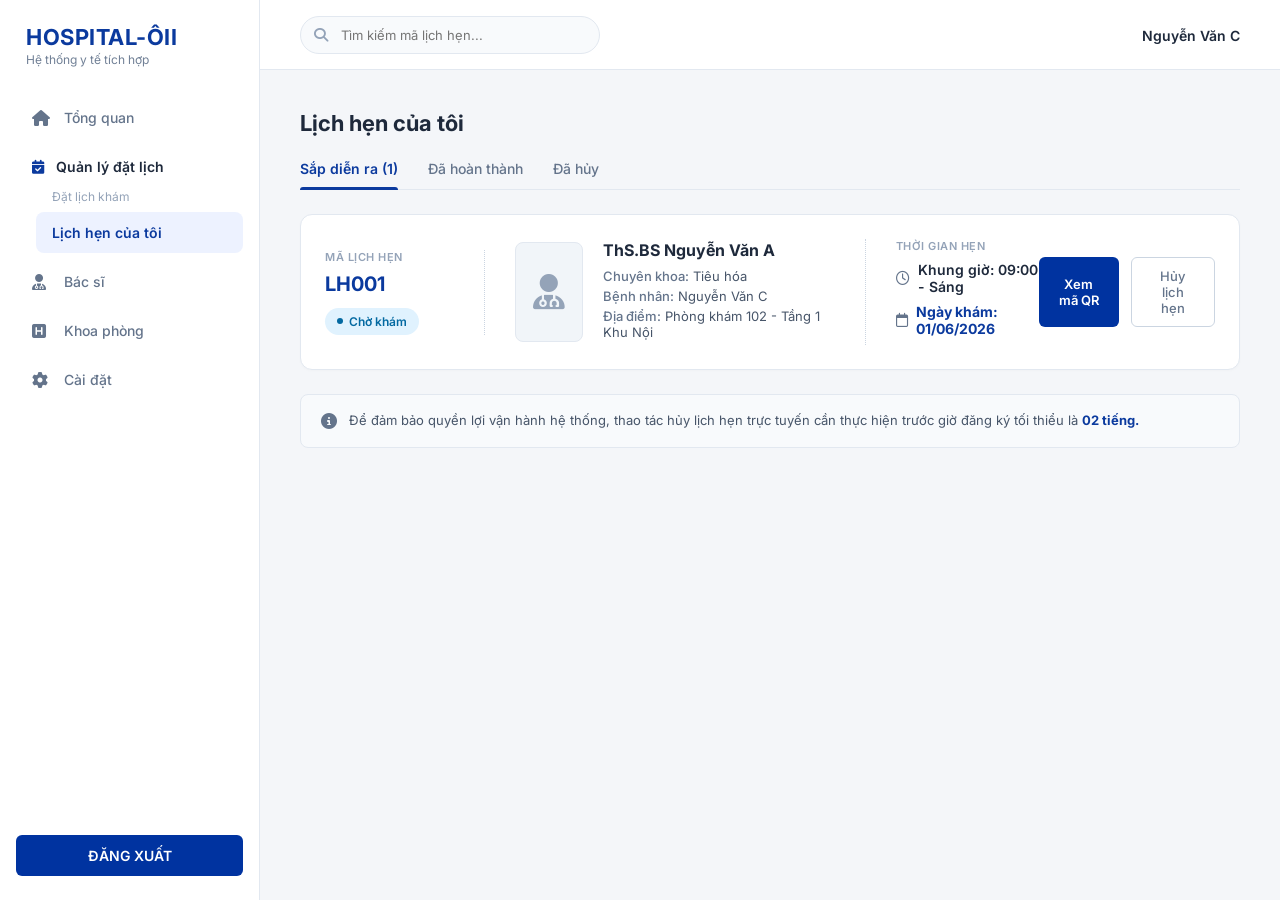
<file: Trang_Chu_Va_Dat_Lich_Kham/Lichhencuatoi/index.html>
<!DOCTYPE html>
<html lang="vi">
<head>
    <meta charset="UTF-8">
    <meta name="viewport" content="width=device-width, initial-scale=1.0">
    <title>HOSPITAL-ÔII - Lịch hẹn của tôi</title>
    <link rel="stylesheet" href="https://fonts.googleapis.com/css2?family=Inter:wght@400;500;600;700&display=swap">
    <link rel="stylesheet" href="https://cdnjs.cloudflare.com/ajax/libs/font-awesome/6.4.0/css/all.min.css">
    <link rel="stylesheet" href="style.css">
</head>
<body>

    <div class="container">
        <aside class="sidebar">
            <div class="logo-container">
                <h1 class="logo-title">HOSPITAL-ÔII</h1>
                <p class="logo-subtitle">Hệ thống y tế tích hợp</p>
            </div>

            <nav class="menu">
                <a href="#" class="menu-item">
                    <i class="fa-solid fa-house"></i> Tổng quan
                </a>
                
                <div class="menu-group">
                    <span class="menu-group-title"><i class="fa-solid fa-calendar-check"></i> Quản lý đặt lịch</span>
                    <div class="sub-menu">
                        <span class="sub-menu-title">Đặt lịch khám</span>
                        <a href="#" class="menu-item active">Lịch hẹn của tôi</a>
                    </div>
                </div>

                <a href="#" class="menu-item">
                    <i class="fa-solid fa-user-doctor"></i> Bác sĩ
                </a>
                <a href="#" class="menu-item">
                    <i class="fa-solid fa-square-h"></i> Khoa phòng
                </a>
                <a href="#" class="menu-item">
                    <i class="fa-solid fa-gear"></i> Cài đặt
                </a>
            </nav>

            <button class="btn-logout">ĐĂNG XUẤT</button>
        </aside>

        <main class="main-content">
            <header class="header">
                <div class="search-box">
                    <i class="fa-solid fa-magnifying-glass"></i>
                    <input type="text" placeholder="Tìm kiếm mã lịch hẹn...">
                </div>
                <div class="user-profile">
                    <span class="user-name">Nguyễn Văn C</span>
                </div>
            </header>

            <section class="appointment-section">
                <h2 class="section-title">Lịch hẹn của tôi</h2>

                <div class="tabs">
                    <button class="tab-btn active">Sắp diễn ra (1)</button>
                    <button class="tab-btn">Đã hoàn thành</button>
                    <button class="tab-btn">Đã hủy</button>
                </div>

                <div class="appointment-card">
                    <div class="card-left">
                        <div class="appointment-id-group">
                            <span class="label">MÃ LỊCH HẸN</span>
                            <span class="appointment-id">LH001</span>
                            <span class="status-badge"><span class="dot"></span> Chờ khám</span>
                        </div>
                    </div>

                    <div class="card-center">
                        <div class="doctor-avatar">
                            <i class="fa-solid fa-user-md"></i>
                        </div>
                        <div class="doctor-info">
                            <h3 class="doctor-name">ThS.BS Nguyễn Văn A</h3>
                            <p><strong>Chuyên khoa:</strong> Tiêu hóa</p>
                            <p><strong>Bệnh nhân:</strong> Nguyễn Văn C</p>
                            <p><strong>Địa điểm:</strong> Phòng khám 102 - Tầng 1 Khu Nội</p>
                        </div>
                    </div>

                    <div class="card-right">
                        <div class="time-info">
                            <span class="label">THỜI GIAN HẸN</span>
                            <p class="time-slot"><i class="fa-regular fa-clock"></i> Khung giờ: 09:00 - Sáng</p>
                            <p class="date-slot"><i class="fa-regular fa-calendar"></i> Ngày khám: 01/06/2026</p>
                        </div>
                        <div class="action-buttons">
                            <button class="btn-qr">Xem mã QR</button>
                            <button class="btn-cancel">Hủy lịch hẹn</button>
                        </div>
                    </div>
                </div>

                <div class="notice-box">
                    <i class="fa-solid fa-circle-info"></i>
                    <p>Để đảm bảo quyền lợi vận hành hệ thống, thao tác hủy lịch hẹn trực tuyến cần thực hiện trước giờ đăng ký tối thiểu là <strong>02 tiếng.</strong></p>
                </div>
            </section>
        </main>
    </div>

</body>
</html>
</file>
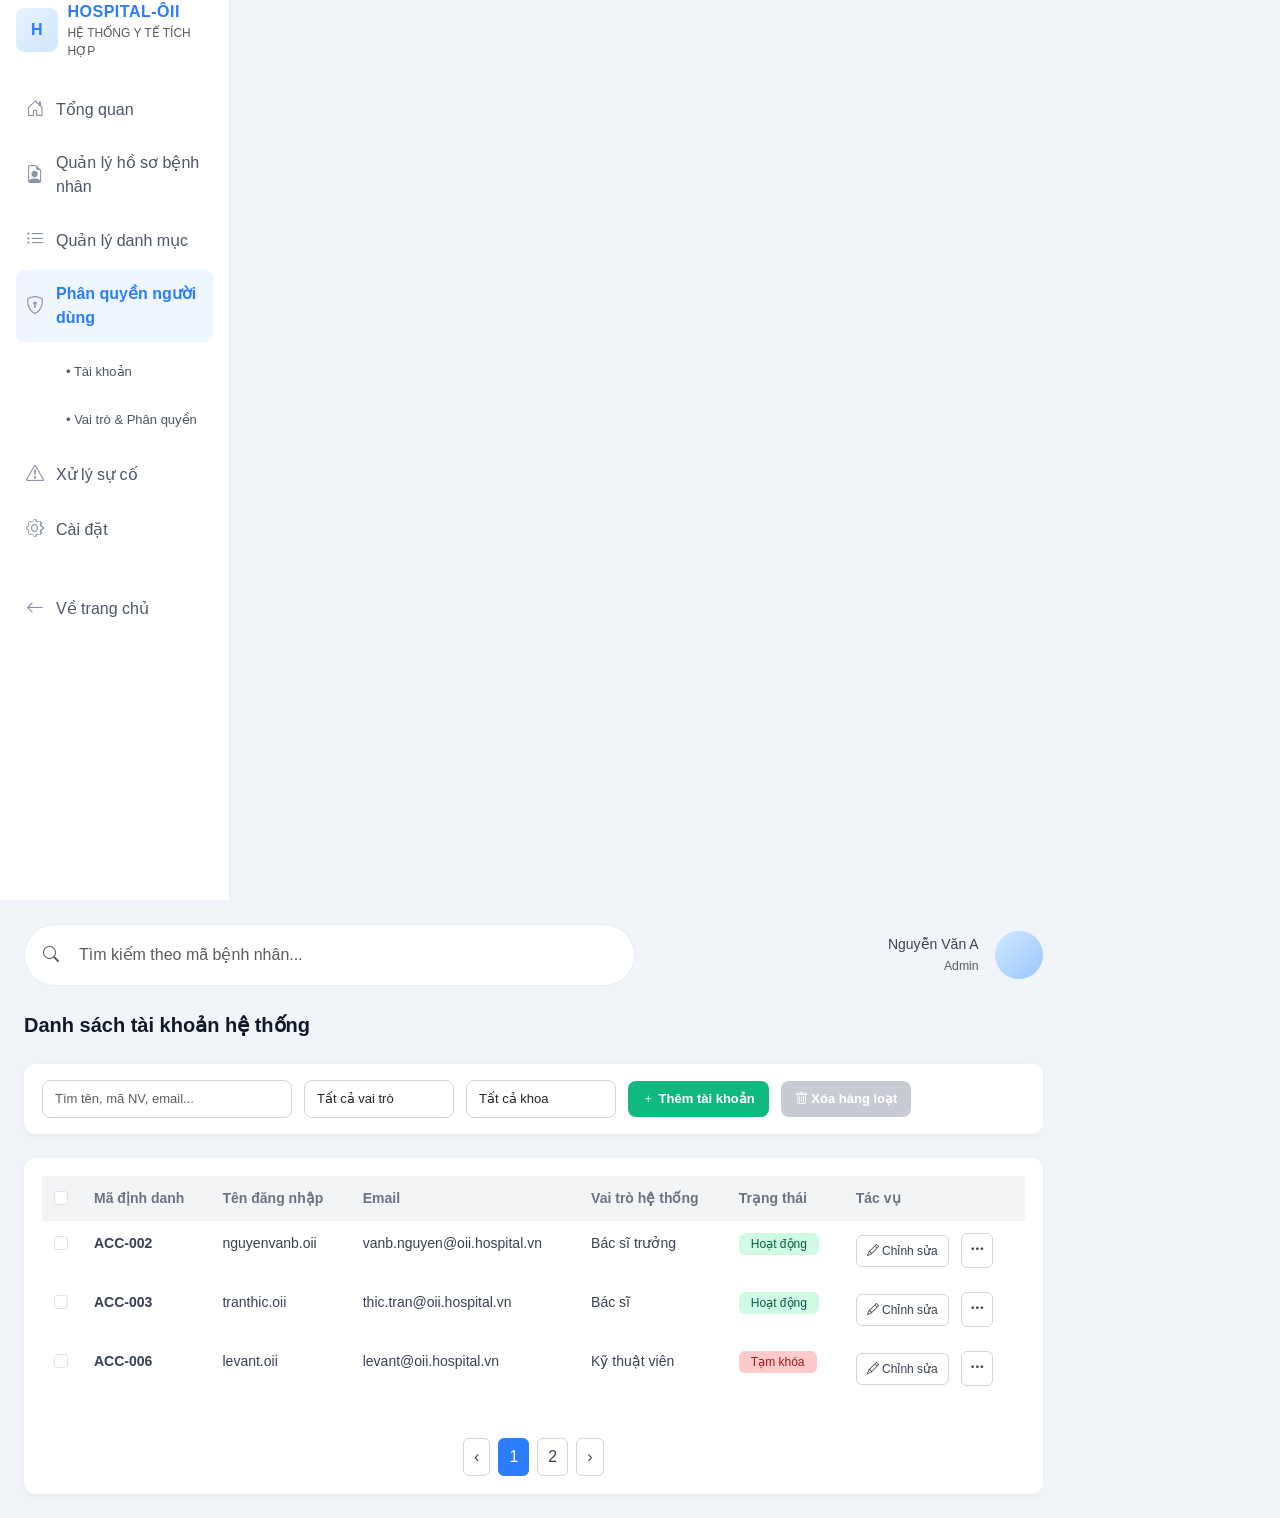
<file: Admin/account-management.html>
<!DOCTYPE html>
<html lang="vi">
<head>
    <meta charset="UTF-8">
    <link href="https://cdn.jsdelivr.net/npm/bootstrap@5.3.0/dist/css/bootstrap.min.css" rel="stylesheet">
    <link href="https://cdn.jsdelivr.net/npm/bootstrap-icons@1.10.5/font/bootstrap-icons.css" rel="stylesheet">
    <style>
        :root{ --primary:#2b7cff; --muted:#f6f8fb; --accent:#ff7a00; }
        body{ background:#f1f5f9; font-family: 'Segoe UI', Roboto, Arial, sans-serif; }
        .sidebar{ min-height:100vh; background:#ffffff; border-right:1px solid #e6eef8; padding:28px 20px; width:230px; }
        .brand{ font-weight:700; color:var(--primary); letter-spacing:0.5px; }
        .menu .nav-link{ color:#4b5563; padding:12px 10px; border-radius:8px; display:flex; align-items:center; gap:12px; }
        .menu .nav-link.active{ background:#eef6ff; color:var(--primary); font-weight:600; }
        .menu .bi{ font-size:18px; color:#8b95a6; }
        .search-box{ background:#fff; padding:12px 18px; border-radius:999px; border:1px solid #e6eef8; box-shadow:inset 0 1px 0 rgba(0,0,0,0.02); }
        header .user { text-align:right; font-size:14px; color:#374151; }
        header .avatar{ width:48px; height:48px; border-radius:50%; background:linear-gradient(135deg,#cfe9ff,#9cc5ff); }
        .page-title{ font-size:20px; font-weight:700; color:#111827; margin-bottom:24px; }
        .filter-bar{ background:#fff; border-radius:12px; padding:16px 18px; margin-bottom:24px; display:flex; gap:12px; align-items:center; box-shadow:0 2px 8px rgba(16,24,40,0.04); }
        .filter-bar input, .filter-bar select{ border:1px solid #d1d5db; border-radius:8px; padding:8px 12px; font-size:13px; }
        .filter-bar .btn{ padding:8px 14px; font-size:13px; }
        .btn-add-account{ background:#10b981; border:0; color:white; padding:10px 16px; border-radius:8px; font-weight:600; }
        .btn-add-account:hover{ background:#059669; }
        .btn-delete-bulk{ background:#9ca3af; border:0; color:white; padding:10px 16px; border-radius:8px; font-weight:600; opacity:.55; cursor:not-allowed; transition:all .2s ease; }
        .btn-delete-bulk.enabled{ background:#ef4444; opacity:1; cursor:pointer; }
        .btn-delete-bulk.enabled:hover{ background:#dc2626; }
        .btn-delete-confirm{ background:#ef4444; border:0; color:white; padding:10px 20px; border-radius:8px; font-weight:600; }
        .btn-delete-confirm:hover{ background:#dc2626; }
        .btn-delete-confirm:disabled{ background:#fca5a5; cursor:not-allowed; }
        .table-container{ background:#fff; border-radius:12px; padding:18px; box-shadow:0 2px 8px rgba(16,24,40,0.04); }
        .account-table{ font-size:14px; }
        .account-table th{ background:#f3f4f6; color:#6b7280; font-weight:600; padding:12px; }
        .account-table td{ padding:12px; color:#374151; }
        .status-active{ background:#d1fae5; color:#065f46; padding:4px 12px; border-radius:6px; font-size:12px; font-weight:500; }
        .status-blocked{ background:#fecaca; color:#991b1b; padding:4px 12px; border-radius:6px; font-size:12px; font-weight:500; }
        .btn-edit{ background:#fff; border:1px solid #d1d5db; color:#374151; padding:6px 10px; border-radius:6px; font-size:12px; }
        .btn-edit:hover{ background:#f3f4f6; }
        .btn-action{ background:#fff; border:1px solid #d1d5db; color:#374151; padding:6px 8px; border-radius:6px; cursor:pointer; }
        .btn-action:hover{ background:#f3f4f6; }
        .action-popup{
            position:absolute;
            z-index:1050;
            background:#ffffff;
            border:1px solid #e5e7eb;
            border-radius:12px;
            box-shadow:0 12px 32px rgba(15,23,42,0.12);
            min-width:180px;
            overflow:hidden;
        }
        .action-popup-item{
            width:100%;
            padding:12px 14px;
            border:none;
            background:transparent;
            text-align:left;
            font-size:14px;
            color:#111827;
            display:flex;
            align-items:center;
            gap:10px;
            cursor:pointer;
        }
        .action-popup-item:hover{
            background:#f8fafc;
        }
        .action-popup-item-delete{
            color:#b91c1c;
        }
        .action-popup-item-delete:hover{
            background:rgba(248,113,113,0.12);
        }
        .pagination-container{ display:flex; justify-content:center; align-items:center; gap:8px; margin-top:24px; }
        .pagination-container button{ border:1px solid #d1d5db; background:#fff; color:#374151; padding:6px 10px; border-radius:6px; cursor:pointer; }
        .pagination-container button.active{ background:#2b7cff; color:white; border-color:#2b7cff; }
        .form-group{ margin-bottom:18px; }
        .form-group label{ display:block; font-weight:600; color:#111827; margin-bottom:6px; font-size:13px; }
        .form-group label .required{ color:#dc2626; }
        .form-group input, .form-group select{ width:100%; border:1px solid #d1d5db; border-radius:8px; padding:10px 12px; font-size:13px; }
        .form-group input:focus, .form-group select:focus{ outline:none; border-color:#2b7cff; box-shadow:0 0 0 3px rgba(43,124,255,0.1); }
        .form-group input::placeholder{ color:#9ca3af; }
        .password-group{ position:relative; }
        .password-group .toggle-password{ position:absolute; right:12px; top:50%; transform:translateY(-50%); cursor:pointer; color:#6b7280; }
        .form-error{ color:#dc2626; font-size:12px; margin-top:4px; display:none; }
        .form-error.show{ display:block; }
        .modal-header-custom{ border-bottom:1px solid #e5e7eb; padding:18px; display:flex; flex-direction:column; align-items:center; justify-content:center; text-align:center; gap:10px; }
        .modal-header-custom h5{ font-size:16px; font-weight:700; color:#111827; margin:0; }
        .modal-title-icon{ display:flex; align-items:center; justify-content:center; gap:12px; }
        .modal-body-custom{ padding:24px; }
        .modal-footer-custom{ border-top:1px solid #e5e7eb; padding:16px 24px; display:flex; gap:12px; justify-content:flex-end; }
        .detail-item{ margin-bottom:16px; }
        .detail-label{ display:block; font-size:13px; color:#6b7280; margin-bottom:6px; }
        .detail-value{ font-size:15px; color:#111827; font-weight:600; }
        .badge-status{ display:inline-flex; align-items:center; padding:6px 12px; border-radius:999px; font-size:12px; font-weight:600; }
        .badge-status-active{ background:#d1fae5; color:#065f46; }
        .badge-status-blocked{ background:#fee2e2; color:#991b1b; }
        .badge-role{ display:inline-flex; align-items:center; padding:6px 12px; border-radius:999px; background:#eff6ff; color:#1d4ed8; font-size:13px; font-weight:600; }
        .detail-mini{ background:#f8fafc; border-radius:12px; padding:14px; }
        .detail-mini-value{ font-size:13px; color:#475569; margin-top:4px; }
        .modal-note{ color:#475569; font-size:13px; margin-top:10px; }
        .confirm-text{ margin-bottom:8px; color:#334155; font-size:14px; }
        .confirm-warning{ color:#b91c1c; font-size:13px; margin:0; }
        .modal-title-icon{ display:flex; align-items:center; gap:12px; }
        .modal-title-icon .icon-box{ width:42px; height:42px; border-radius:12px; display:flex; align-items:center; justify-content:center; font-size:18px; }
        .icon-box.password{ background:#e0f2fe; color:#0369a1; }
        .icon-box.delete{ background:#fee2e2; color:#b91c1c; }
        .icon-box.view{ background:#d9f99d; color:#166534; }
        .btn-cancel{ background:#eef6ff; border:1px solid #d0e8ff; color:#0f1724; padding:10px 20px; border-radius:8px; font-weight:600; cursor:pointer; }
        .btn-cancel:hover{ background:#d1e7f7; }
        .btn-submit{ background:#2b7cff; border:0; color:white; padding:10px 20px; border-radius:8px; font-weight:600; cursor:pointer; }
        .btn-submit:hover{ background:#1e5dbf; }
        .btn-submit:disabled{ background:#d1d5db; cursor:not-allowed; }
        .toast-success{ position:fixed; top:20px; right:20px; background:#10b981; color:white; padding:14px 20px; border-radius:8px; box-shadow:0 4px 12px rgba(0,0,0,0.15); z-index:9999; animation:slideIn 0.3s ease-out; display:flex; align-items:center; gap:10px; font-weight:500; }
        .toast-success::before{ content:'✓'; font-size:20px; font-weight:bold; }
        @keyframes slideIn{ from{ transform:translateX(400px); opacity:0; } to{ transform:translateX(0); opacity:1; } }
    </style>
</head>
<body>

<div class="container-fluid">
    <div class="row">
        <!-- Sidebar -->
        <nav class="col-md-2 sidebar p-0">
            <div class="px-3">
                <div class="d-flex align-items-center mb-4">
                    <div style="width:44px;height:44px;border-radius:8px;background:linear-gradient(135deg,#e6f2ff,#d0e8ff);display:flex;align-items:center;justify-content:center;color:var(--primary);font-weight:800;margin-right:10px">H</div>
                    <div>
                        <div class="brand">HOSPITAL-ÔII</div>
                        <div class="text-muted" style="font-size:12px">HỆ THỐNG Y TẾ TÍCH HỢP</div>
                    </div>
                </div>

                <ul class="nav flex-column menu">
                    <li class="nav-item mb-1"><a class="nav-link" href="dashboard.html"><i class="bi bi-house-door"></i> Tổng quan</a></li>
                    <li class="nav-item mb-1"><a class="nav-link" href="../QLHSBenh_Nhan.html"><i class="bi bi-file-earmark-person"></i> Quản lý hồ sơ bệnh nhân</a></li>
                    <li class="nav-item mb-1"><a class="nav-link" href="#"><i class="bi bi-list-ul"></i> Quản lý danh mục</a></li>
                    <li class="nav-item mb-1">
                        <a class="nav-link active" href="#">
                            <i class="bi bi-shield-lock"></i> Phân quyền người dùng
                        </a>
                        <ul class="nav flex-column" style="padding-left:40px; margin-top:8px;">
                            <li class="nav-item mb-1"><a class="nav-link" href="#" style="font-size:13px">• Tài khoản</a></li>
                            <li class="nav-item mb-1"><a class="nav-link" href="#" style="font-size:13px">• Vai trò & Phân quyền</a></li>
                        </ul>
                    </li>
                    <li class="nav-item mb-1"><a class="nav-link" href="#"><i class="bi bi-exclamation-triangle"></i> Xử lý sự cố</a></li>
                    <li class="nav-item mb-1"><a class="nav-link" href="#"><i class="bi bi-gear"></i> Cài đặt</a></li>
                    <li class="nav-item mt-4"><a class="nav-link" href="../Trang_Chu_Va_Dat_Lich_Kham/Trangchu/Menu.html"><i class="bi bi-arrow-left"></i> Về trang chủ</a></li>
                </ul>
            </div>
        </nav>

        <!-- Main Content -->
        <main class="col-md-10 p-4">
            <!-- Header -->
            <header class="d-flex justify-content-between align-items-center mb-4">
                <div class="search-box d-flex align-items-center" style="width:60%">
                    <i class="bi bi-search me-2 text-muted"></i>
                    <input type="text" class="form-control border-0" placeholder="Tìm kiếm theo mã bệnh nhân...">
                </div>
                <div class="d-flex align-items-center">
                    <div class="me-3 text-end user">
                        <div>Nguyễn Văn A</div>
                        <small class="text-muted">Admin</small>
                    </div>
                    <div class="avatar"></div>
                </div>
            </header>

            <!-- Page Title -->
            <div class="page-title">Danh sách tài khoản hệ thống</div>

            <!-- Filter Bar -->
            <div class="filter-bar">
                <input id="searchInput" type="text" placeholder="Tìm tên, mã NV, email..." class="form-control" style="flex:1; max-width:250px;">
                <select id="filterRole" class="form-control" style="flex:1; max-width:150px;">
                    <option value="">Tất cả vai trò</option>
                    <option value="doctor">Bác sĩ</option>
                    <option value="doctor_head">Bác sĩ trưởng</option>
                    <option value="technician">Kỹ thuật viên</option>
                    <option value="admin">Admin</option>
                </select>
                <select id="filterDept" class="form-control" style="flex:1; max-width:150px;">
                    <option value="">Tất cả khoa</option>
                    <option value="noi">Khoa nội</option>
                    <option value="ngoai">Khoa ngoại</option>
                    <option value="san">Khoa sản</option>
                </select>
                <button class="btn btn-add-account"><i class="bi bi-plus"></i> Thêm tài khoản</button>
                <button class="btn btn-delete-bulk"><i class="bi bi-trash"></i> Xóa hàng loạt</button>
            </div>

            <!-- Table Container -->
            <div class="table-container">
                <div class="table-responsive">
                    <table class="table table-borderless account-table">
                        <thead>
                            <tr style="background:#f3f4f6;">
                                <th style="width:40px;"><input type="checkbox" class="form-check-input"></th>
                                <th>Mã định danh</th>
                                <th>Tên đăng nhập</th>
                                <th>Email</th>
                                <th>Vai trò hệ thống</th>
                                <th>Trạng thái</th>
                                <th>Tác vụ</th>
                            </tr>
                        </thead>
                        <tbody>
                            <tr>
                                <td><input type="checkbox" class="form-check-input"></td>
                                <td><strong>ACC-002</strong></td>
                                <td>nguyenvanb.oii</td>
                                <td>vanb.nguyen@oii.hospital.vn</td>
                                <td>Bác sĩ trưởng</td>
                                <td><span class="status-active">Hoạt động</span></td>
                                <td>
                                    <button class="btn-edit me-2" data-code="ACC-002" data-username="nguyenvanb.oii" data-email="vanb.nguyen@oii.hospital.vn" data-role="doctor_head" data-status="active"><i class="bi bi-pencil"></i> Chỉnh sửa</button>
                                    <button class="btn-action"><i class="bi bi-three-dots"></i></button>
                                </td>
                            </tr>
                            <tr>
                                <td><input type="checkbox" class="form-check-input"></td>
                                <td><strong>ACC-003</strong></td>
                                <td>tranthic.oii</td>
                                <td>thic.tran@oii.hospital.vn</td>
                                <td>Bác sĩ</td>
                                <td><span class="status-active">Hoạt động</span></td>
                                <td>
                                    <button class="btn-edit me-2" data-code="ACC-003" data-username="tranthic.oii" data-email="thic.tran@oii.hospital.vn" data-role="doctor" data-status="active"><i class="bi bi-pencil"></i> Chỉnh sửa</button>
                                    <button class="btn-action"><i class="bi bi-three-dots"></i></button>
                                </td>
                            </tr>
                            <tr>
                                <td><input type="checkbox" class="form-check-input"></td>
                                <td><strong>ACC-006</strong></td>
                                <td>levant.oii</td>
                                <td>levant@oii.hospital.vn</td>
                                <td>Kỹ thuật viên</td>
                                <td><span class="status-blocked">Tạm khóa</span></td>
                                <td>
                                    <button class="btn-edit me-2" data-code="ACC-006" data-username="levant.oii" data-email="levant@oii.hospital.vn" data-role="technician" data-status="blocked"><i class="bi bi-pencil"></i> Chỉnh sửa</button>
                                    <button class="btn-action"><i class="bi bi-three-dots"></i></button>
                                </td>
                            </tr>
                        </tbody>
                    </table>
                </div>

                <div id="actionPopup" class="action-popup" style="display:none;">
                    <button type="button" class="action-popup-item" data-action="view">
                        <i class="bi bi-eye"></i> Xem chi tiết
                    </button>
                    <button type="button" class="action-popup-item" data-action="password">
                        <i class="bi bi-key"></i> Đổi mật khẩu
                    </button>
                    <button type="button" class="action-popup-item action-popup-item-delete" data-action="delete">
                        <i class="bi bi-trash"></i> Xóa tài khoản
                    </button>
                </div>

                <div class="modal fade" id="bulkDeleteModal" tabindex="-1" aria-hidden="true" style="background:rgba(0,0,0,0.5)">
                    <div class="modal-dialog modal-dialog-centered" style="max-width:420px;">
                        <div class="modal-content" style="border:0; border-radius:16px;">
                            <div class="modal-header-custom">
                                <div class="modal-title-icon">
                                    <span class="icon-box delete"><i class="bi bi-exclamation-circle-fill"></i></span>
                                    <h5>Xác nhận xóa hàng loạt?</h5>
                                </div>
                            </div>
                            <div class="modal-body-custom">
                                <p class="confirm-text">Bạn đang chọn xóa vĩnh viễn <strong id="bulkDeleteCount">0</strong> tài khoản đã chọn.</p>
                                <p class="confirm-text">Toàn bộ quyền truy cập và dữ liệu liên quan sẽ bị gỡ bỏ.</p>
                                <p class="confirm-warning">Hành động này không thể hoàn tác.</p>
                            </div>
                            <div class="modal-footer-custom">
                                <button type="button" class="btn-cancel" data-bs-dismiss="modal">Hủy bỏ</button>
                                <button type="button" class="btn-delete-confirm" id="confirmBulkDeleteBtn">Đồng ý xóa</button>
                            </div>
                        </div>
                    </div>
                </div>

                <!-- Pagination -->
                <div class="pagination-container">
                    <button>‹</button>
                    <button class="active">1</button>
                    <button>2</button>
                    <button>›</button>
                </div>
            </div>
        </main>
    </div>
</div>

<!-- Modal Thêm Tài Khoản -->
<div class="modal fade" id="addAccountModal" tabindex="-1" aria-hidden="true" style="background:rgba(0,0,0,0.5)">
    <div class="modal-dialog modal-dialog-centered" style="max-width:420px;">
        <div class="modal-content" style="border:0; border-radius:12px;">
            <div class="modal-header-custom">
                <div class="modal-title-icon">
                    <span class="icon-box view"><i class="bi bi-person-plus-fill"></i></span>
                    <h5>Thêm tài khoản hệ thống mới</h5>
                </div>
            </div>
            <div class="modal-body-custom">
                <form id="addAccountForm">
                    <div class="form-group">
                        <label>Mã định danh</label>
                        <input type="text" id="accountCode" placeholder="Hệ thống tự động cấp (ACC-XXX)" disabled style="background:#f3f4f6; cursor:not-allowed;">
                    </div>

                    <div class="form-group">
                        <label>Tên đăng nhập <span class="required">*</span></label>
                        <input type="text" id="username" placeholder="Ví dụ: namnguyễn.oii" required>
                        <div class="form-error" id="usernameError">Tên đăng nhập không được để trống</div>
                    </div>

                    <div class="form-group">
                        <label>Email hệ thống <span class="required">*</span></label>
                        <input type="email" id="email" placeholder="username@oii.hospital.vn" required>
                        <div class="form-error" id="emailError">Email không hợp lệ</div>
                    </div>

                    <div class="form-group">
                        <label>Mật khẩu khởi tạo <span class="required">*</span></label>
                        <div class="password-group">
                            <input type="password" id="password" placeholder="Nhập mật khẩu bạn đầu" required>
                            <i class="bi bi-eye toggle-password" onclick="togglePassword()"></i>
                        </div>
                        <div class="form-error" id="passwordError">Mật khẩu phải có ít nhất 8 ký tự</div>
                    </div>

                    <div class="form-group">
                        <label>Phân quyền vai trò <span class="required">*</span></label>
                        <select id="role" required>
                            <option value="">-- Chọn vai trò hệ thống --</option>
                            <option value="doctor">Bác sĩ</option>
                            <option value="doctor_head">Bác sĩ trưởng</option>
                            <option value="technician">Kỹ thuật viên</option>
                            <option value="admin">Admin</option>
                        </select>
                        <div class="form-error" id="roleError">Vui lòng chọn vai trò</div>
                    </div>
                </form>
            </div>
            <div class="modal-footer-custom">
                <button type="button" class="btn-cancel" data-bs-dismiss="modal">Hủy bỏ</button>
                <button type="button" class="btn-submit" id="submitBtn" onclick="validateAndSubmit()">Lưu tài</button>
            </div>
        </div>
    </div>
</div>

<!-- Modal Chỉnh sửa Tài Khoản -->
<div class="modal fade" id="editAccountModal" tabindex="-1" aria-hidden="true" style="background:rgba(0,0,0,0.5)">
    <div class="modal-dialog modal-dialog-centered" style="max-width:420px;">
        <div class="modal-content" style="border:0; border-radius:12px;">
            <div class="modal-header-custom">
                <div class="modal-title-icon">
                    <span class="icon-box view"><i class="bi bi-pencil-square"></i></span>
                    <h5>Cập nhật thông tin tài khoản</h5>
                </div>
            </div>
            <div class="modal-body-custom">
                <form id="editAccountForm">
                    <div class="form-group">
                        <label>Mã định danh (Không thể sửa)</label>
                        <input type="text" id="editAccountCode" disabled style="background:#f3f4f6; cursor:not-allowed;">
                    </div>

                    <div class="form-group">
                        <label>Tên đăng nhập (Không thể sửa)</label>
                        <input type="text" id="editUsername" disabled style="background:#f3f4f6; cursor:not-allowed;">
                    </div>

                    <div class="form-group">
                        <label>Email hệ thống <span class="required">*</span></label>
                        <input type="email" id="editEmail" required>
                        <div class="form-error" id="editEmailError">Email không hợp lệ</div>
                    </div>

                    <div class="form-group">
                        <label>Vai trò hệ thống <span class="required">*</span></label>
                        <select id="editRole" required>
                            <option value="">-- Chọn vai trò hệ thống --</option>
                            <option value="doctor">Bác sĩ</option>
                            <option value="doctor_head">Bác sĩ trưởng</option>
                            <option value="technician">Kỹ thuật viên</option>
                            <option value="admin">Admin</option>
                        </select>
                        <div class="form-error" id="editRoleError">Vui lòng chọn vai trò</div>
                    </div>

                    <div class="form-group">
                        <label>Trạng thái hoạt động <span class="required">*</span></label>
                        <select id="editStatus" required>
                            <option value="">-- Chọn trạng thái --</option>
                            <option value="active">Hoạt động</option>
                            <option value="blocked">Tạm khóa</option>
                        </select>
                        <div class="form-error" id="editStatusError">Vui lòng chọn trạng thái</div>
                    </div>
                </form>
            </div>
            <div class="modal-footer-custom">
                <button type="button" class="btn-cancel" data-bs-dismiss="modal">Hủy bỏ</button>
                <button type="button" class="btn-submit" id="updateBtn">Cập nhật</button>
            </div>
        </div>
    </div>
</div>

<!-- Modal Xem chi tiết tài khoản -->
<div class="modal fade" id="viewAccountModal" tabindex="-1" aria-hidden="true" style="background:rgba(0,0,0,0.5)">
    <div class="modal-dialog modal-dialog-centered" style="max-width:520px;">
        <div class="modal-content" style="border:0; border-radius:16px;">
            <div class="modal-header-custom">
                <div class="modal-title-icon">
                    <span class="icon-box view"><i class="bi bi-info-circle-fill"></i></span>
                    <h5>Chi tiết tài khoản hệ thống</h5>
                </div>
            </div>
            <div class="modal-body-custom">
                <div class="detail-item">
                    <span class="detail-label">Mã định danh</span>
                    <div class="detail-value" id="viewAccountCode">ACC-002</div>
                </div>
                <div class="detail-item">
                    <span class="detail-label">Trạng thái hệ thống</span>
                    <span class="badge-status badge-status-active" id="viewAccountStatus">Hoạt động</span>
                </div>
                <div class="detail-item">
                    <span class="detail-label">Tên đăng nhập (Username)</span>
                    <div class="detail-value" id="viewAccountUsername">nguyenvanb.oii</div>
                </div>
                <div class="detail-item">
                    <span class="detail-label">Email cơ quan</span>
                    <div class="detail-value" id="viewAccountEmail">vanb.nguyen@oii.hospital.vn</div>
                </div>
                <div class="detail-item">
                    <span class="detail-label">Vai trò & Quyền hạn</span>
                    <span class="badge-role" id="viewAccountRole">Bác sĩ trưởng</span>
                </div>
                <div class="row gx-3 mt-3">
                    <div class="col-6 detail-mini">
                        <span class="detail-label">Ngày khởi tạo hệ thống</span>
                        <div class="detail-value detail-mini-value" id="viewAccountCreated">14:20 - 10/05/2026</div>
                    </div>
                    <div class="col-6 detail-mini">
                        <span class="detail-label">Người phê duyệt tạo</span>
                        <div class="detail-value detail-mini-value" id="viewAccountApprover">admin.super</div>
                    </div>
                    <div class="col-12 detail-mini mt-3">
                        <span class="detail-label">Đăng nhập gần nhất</span>
                        <div class="detail-value detail-mini-value" id="viewAccountLastLogin">08:05 - Hôm nay (09/06/2026)</div>
                    </div>
                </div>
            </div>
            <div class="modal-footer-custom">
                <button type="button" class="btn-cancel" data-bs-dismiss="modal">Đóng lại</button>
                <button type="button" class="btn-submit" id="viewEditBtn">Chỉnh sửa</button>
            </div>
        </div>
    </div>
</div>

<!-- Modal Đổi mật khẩu -->
<div class="modal fade" id="changePasswordModal" tabindex="-1" aria-hidden="true" style="background:rgba(0,0,0,0.5)">
    <div class="modal-dialog modal-dialog-centered" style="max-width:420px;">
        <div class="modal-content" style="border:0; border-radius:16px;">
            <div class="modal-header-custom">
                <div class="modal-title-icon">
                    <span class="icon-box password"><i class="bi bi-key-fill"></i></span>
                    <h5>Đổi mật khẩu tài khoản</h5>
                </div>
            </div>
            <div class="modal-body-custom">
                <div class="detail-item">
                    <span class="detail-label">Tài khoản</span>
                    <div class="detail-value" id="changePasswordAccount">nguyenvanb.oii</div>
                </div>
                <form id="changePasswordForm">
                    <div class="form-group">
                        <label>Mật khẩu mới <span class="required">*</span></label>
                        <div class="password-group">
                            <input type="password" id="newPassword" placeholder="Nhập mật khẩu mới" required>
                            <i class="bi bi-eye toggle-password" onclick="togglePasswordField('newPassword', this)"></i>
                        </div>
                        <div class="form-error" id="newPasswordError">Mật khẩu phải có ít nhất 8 ký tự</div>
                    </div>
                    <div class="form-group">
                        <label>Xác nhận mật khẩu mới <span class="required">*</span></label>
                        <div class="password-group">
                            <input type="password" id="confirmNewPassword" placeholder="Nhập lại mật khẩu mới" required>
                            <i class="bi bi-eye toggle-password" onclick="togglePasswordField('confirmNewPassword', this)"></i>
                        </div>
                        <div class="form-error" id="confirmNewPasswordError">Mật khẩu xác nhận không khớp</div>
                    </div>
                    <div class="modal-note">Mật khẩu cần tối thiểu 8 ký tự bao gồm chữ và số.</div>
                </form>
            </div>
            <div class="modal-footer-custom">
                <button type="button" class="btn-cancel" data-bs-dismiss="modal">Hủy bỏ</button>
                <button type="button" class="btn-submit" id="confirmPasswordBtn">Xác nhận</button>
            </div>
        </div>
    </div>
</div>

<!-- Modal Xóa tài khoản -->
<div class="modal fade" id="deleteAccountModal" tabindex="-1" aria-hidden="true" style="background:rgba(0,0,0,0.5)">
    <div class="modal-dialog modal-dialog-centered" style="max-width:420px;">
        <div class="modal-content" style="border:0; border-radius:16px;">
            <div class="modal-header-custom">
                <div class="modal-title-icon">
                    <span class="icon-box delete"><i class="bi bi-exclamation-circle-fill"></i></span>
                    <h5>Xóa tài khoản hệ thống?</h5>
                </div>
            </div>
            <div class="modal-body-custom">
                <div class="detail-item">
                    <span class="detail-label">Mã định danh</span>
                    <div class="detail-value" id="deleteAccountCode">ACC-002</div>
                </div>
                <p class="confirm-text">Bạn có chắc chắn muốn xóa tài khoản <strong id="deleteAccountUsername">nguyenvanb.oii</strong>? Toàn bộ quyền truy cập và dữ liệu liên quan sẽ bị gỡ bỏ.</p>
                <p class="confirm-warning">Hành động này không thể hoàn tác.</p>
            </div>
            <div class="modal-footer-custom">
                <button type="button" class="btn-cancel" data-bs-dismiss="modal">Hủy thao tác</button>
                <button type="button" class="btn-submit btn-delete-confirm" id="confirmDeleteBtn">Xác nhận xóa</button>
            </div>
        </div>
    </div>
</div>

<script src="https://cdn.jsdelivr.net/npm/bootstrap@5.3.0/dist/js/bootstrap.bundle.min.js"></script>
<script>
    // Tính năng checkbox select all
    const selectAllCheckbox = document.querySelector('thead .form-check-input');
    const bulkDeleteBtn = document.querySelector('.btn-delete-bulk');

    function updateBulkDeleteButton() {
        const anySelected = Array.from(document.querySelectorAll('tbody .form-check-input')).some(cb => cb.checked);
        bulkDeleteBtn.disabled = !anySelected;
        bulkDeleteBtn.classList.toggle('enabled', anySelected);
    }

    selectAllCheckbox.addEventListener('change', function() {
        document.querySelectorAll('tbody .form-check-input').forEach(cb => {
            cb.checked = this.checked;
        });
        updateBulkDeleteButton();
    });

    document.querySelectorAll('tbody .form-check-input').forEach(cb => {
        cb.addEventListener('change', updateBulkDeleteButton);
    });

    bulkDeleteBtn.addEventListener('click', function() {
        if (bulkDeleteBtn.disabled) return;
        const selectedCount = Array.from(document.querySelectorAll('tbody .form-check-input')).filter(cb => cb.checked).length;
        document.getElementById('bulkDeleteCount').textContent = selectedCount;
        const modal = new bootstrap.Modal(document.getElementById('bulkDeleteModal'));
        modal.show();
    });

    document.getElementById('confirmBulkDeleteBtn').addEventListener('click', function() {
        const rows = Array.from(document.querySelectorAll('tbody tr'));
        rows.forEach(row => {
            const checkbox = row.querySelector('.form-check-input');
            if (checkbox && checkbox.checked) {
                row.remove();
            }
        });
        const modal = bootstrap.Modal.getInstance(document.getElementById('bulkDeleteModal'));
        modal.hide();
        updateBulkDeleteButton();
        selectAllCheckbox.checked = false;
        showSuccessNotification('Xóa hàng loạt thành công!');
    });

    // Tính năng nút action
    const actionPopup = document.getElementById('actionPopup');
    let currentActionRow = null;

    document.querySelectorAll('.btn-action').forEach(btn => {
        btn.addEventListener('click', function(e) {
            e.stopPropagation();
            const row = this.closest('tr');
            currentActionRow = row;

            const rect = this.getBoundingClientRect();
            const bodyRect = document.body.getBoundingClientRect();
            const top = rect.bottom + window.scrollY + 8;
            const left = rect.left + window.scrollX;

            actionPopup.style.top = top + 'px';
            actionPopup.style.left = left + 'px';
            actionPopup.style.display = 'block';
        });
    });

    document.addEventListener('click', function(event) {
        if (!actionPopup.contains(event.target) && !event.target.closest('.btn-action')) {
            actionPopup.style.display = 'none';
        }
    });

    actionPopup.addEventListener('click', function(event) {
        const actionButton = event.target.closest('.action-popup-item');
        if (!actionButton || !currentActionRow) return;
        const action = actionButton.dataset.action;
        actionPopup.style.display = 'none';

        if (action === 'view') {
            openViewModal(currentActionRow);
        } else if (action === 'password') {
            openChangePasswordModal(currentActionRow);
        } else if (action === 'delete') {
            openDeleteModal(currentActionRow);
        }
    });

    // Tính năng nút chỉnh sửa - mở modal chỉnh sửa và prefill
    document.querySelectorAll('.btn-edit').forEach(btn => {
        btn.addEventListener('click', function() {
            const code = this.getAttribute('data-code');
            const username = this.getAttribute('data-username');
            const email = this.getAttribute('data-email');
            const role = this.getAttribute('data-role');
            const status = this.getAttribute('data-status');

            // Prefill modal fields
            document.getElementById('editAccountCode').value = code;
            document.getElementById('editUsername').value = username;
            document.getElementById('editEmail').value = email;
            document.getElementById('editRole').value = role;
            document.getElementById('editStatus').value = status;

            // Store reference to the source row for updating after save
            document.getElementById('editAccountModal').dataset.sourceButton = JSON.stringify({code, username});

            // Clear previous errors
            hideError('editEmailError');
            hideError('editRoleError');
            hideError('editStatusError');

            const modal = new bootstrap.Modal(document.getElementById('editAccountModal'));
            modal.show();
        });
    });

    // Tính năng thêm tài khoản - mở modal
    document.querySelector('.btn-add-account').addEventListener('click', function() {
        generateAccountCode();
        resetForm();
        const modal = new bootstrap.Modal(document.getElementById('addAccountModal'));
        modal.show();
    });

    // Auto-generate mã định danh
    function generateAccountCode() {
        const lastCode = 6; // Lấy từ bảng, ở đây mình hardcode
        const newCode = 'ACC-' + String(parseInt(lastCode) + 1).padStart(3, '0');
        document.getElementById('accountCode').value = newCode;
    }

    // Reset form
    function resetForm() {
        document.getElementById('addAccountForm').reset();
        document.querySelectorAll('.form-error').forEach(el => {
            el.classList.remove('show');
        });
    }

    // Toggle hiển thị mật khẩu
    function togglePassword() {
        const input = document.getElementById('password');
        const icon = document.querySelector('.toggle-password');
        if (input.type === 'password') {
            input.type = 'text';
            icon.classList.remove('bi-eye');
            icon.classList.add('bi-eye-slash');
        } else {
            input.type = 'password';
            icon.classList.remove('bi-eye-slash');
            icon.classList.add('bi-eye');
        }
    }

    function togglePasswordField(fieldId, icon) {
        const input = document.getElementById(fieldId);
        if (!input) return;
        if (input.type === 'password') {
            input.type = 'text';
            icon.classList.remove('bi-eye');
            icon.classList.add('bi-eye-slash');
        } else {
            input.type = 'password';
            icon.classList.remove('bi-eye-slash');
            icon.classList.add('bi-eye');
        }
    }

    function openViewModal(row) {
        const cells = row.querySelectorAll('td');
        const code = cells[1]?.textContent.trim() || '';
        const username = cells[2]?.textContent.trim() || '';
        const email = cells[3]?.textContent.trim() || '';
        const role = cells[4]?.textContent.trim() || '';
        const status = cells[5]?.textContent.trim() || '';

        document.getElementById('viewAccountCode').textContent = code;
        document.getElementById('viewAccountUsername').textContent = username;
        document.getElementById('viewAccountEmail').textContent = email;
        document.getElementById('viewAccountRole').textContent = role;
        document.getElementById('viewAccountStatus').textContent = status;

        const modal = new bootstrap.Modal(document.getElementById('viewAccountModal'));
        modal.show();
    }

    function openChangePasswordModal(row) {
        const username = row.querySelectorAll('td')[2]?.textContent.trim() || '';
        document.getElementById('changePasswordAccount').textContent = username;
        document.getElementById('changePasswordForm').reset();
        hideError('newPasswordError');
        hideError('confirmNewPasswordError');
        currentActionRow = row;
        const modal = new bootstrap.Modal(document.getElementById('changePasswordModal'));
        modal.show();
    }

    function openDeleteModal(row) {
        const code = row.querySelectorAll('td')[1]?.textContent.trim() || '';
        const username = row.querySelectorAll('td')[2]?.textContent.trim() || '';
        document.getElementById('deleteAccountCode').textContent = code;
        document.getElementById('deleteAccountUsername').textContent = username;
        currentActionRow = row;
        const modal = new bootstrap.Modal(document.getElementById('deleteAccountModal'));
        modal.show();
    }

    document.getElementById('confirmPasswordBtn').addEventListener('click', function() {
        let valid = true;
        const password = document.getElementById('newPassword').value;
        const confirm = document.getElementById('confirmNewPassword').value;

        if (!password) {
            showError('newPasswordError', 'Mật khẩu mới không được để trống');
            valid = false;
        } else if (password.length < 8) {
            showError('newPasswordError', 'Mật khẩu phải có ít nhất 8 ký tự');
            valid = false;
        } else {
            hideError('newPasswordError');
        }

        if (!confirm) {
            showError('confirmNewPasswordError', 'Xác nhận mật khẩu không được để trống');
            valid = false;
        } else if (confirm !== password) {
            showError('confirmNewPasswordError', 'Mật khẩu xác nhận không khớp');
            valid = false;
        } else {
            hideError('confirmNewPasswordError');
        }

        if (!valid) return;

        const modal = bootstrap.Modal.getInstance(document.getElementById('changePasswordModal'));
        modal.hide();
        showSuccessNotification('Đổi mật khẩu thành công!');
    });

    document.getElementById('confirmDeleteBtn').addEventListener('click', function() {
        const modal = bootstrap.Modal.getInstance(document.getElementById('deleteAccountModal'));
        modal.hide();
        if (currentActionRow) {
            currentActionRow.remove();
            showSuccessNotification('Xóa tài khoản thành công!');
        }
    });

    // Validate và submit form
    function validateAndSubmit() {
        let isValid = true;

        // Validate tên đăng nhập
        const username = document.getElementById('username').value.trim();
        if (!username) {
            showError('usernameError', 'Tên đăng nhập không được để trống');
            isValid = false;
        } else if (username.length < 3) {
            showError('usernameError', 'Tên đăng nhập phải có ít nhất 3 ký tự');
            isValid = false;
        } else {
            hideError('usernameError');
        }

        // Validate email
        const email = document.getElementById('email').value.trim();
        const emailRegex = /^[^\s@]+@[^\s@]+\.[^\s@]+$/;
        if (!email) {
            showError('emailError', 'Email không được để trống');
            isValid = false;
        } else if (!emailRegex.test(email)) {
            showError('emailError', 'Email không hợp lệ');
            isValid = false;
        } else {
            hideError('emailError');
        }

        // Validate mật khẩu
        const password = document.getElementById('password').value;
        if (!password) {
            showError('passwordError', 'Mật khẩu không được để trống');
            isValid = false;
        } else if (password.length < 8) {
            showError('passwordError', 'Mật khẩu phải có ít nhất 8 ký tự');
            isValid = false;
        } else {
            hideError('passwordError');
        }

        // Validate vai trò
        const role = document.getElementById('role').value;
        if (!role) {
            showError('roleError', 'Vui lòng chọn vai trò');
            isValid = false;
        } else {
            hideError('roleError');
        }

        if (isValid) {
            // Tất cả validation thành công
            const modal = bootstrap.Modal.getInstance(document.getElementById('addAccountModal'));
            modal.hide();
            showSuccessNotification('Thêm tài khoản thành công!');
        }
    }

    // Hàm hiển thị lỗi
    function showError(elementId, message) {
        const errorEl = document.getElementById(elementId);
        errorEl.textContent = message;
        errorEl.classList.add('show');
    }

    // Hàm ẩn lỗi
    function hideError(elementId) {
        const errorEl = document.getElementById(elementId);
        errorEl.classList.remove('show');
    }

    // Real-time validation
    document.getElementById('username').addEventListener('blur', function() {
        if (this.value.trim()) {
            if (this.value.length < 3) {
                showError('usernameError', 'Tên đăng nhập phải có ít nhất 3 ký tự');
            } else {
                hideError('usernameError');
            }
        }
    });

    document.getElementById('email').addEventListener('blur', function() {
        const emailRegex = /^[^\s@]+@[^\s@]+\.[^\s@]+$/;
        if (this.value.trim() && !emailRegex.test(this.value)) {
            showError('emailError', 'Email không hợp lệ');
        } else {
            hideError('emailError');
        }
    });

    document.getElementById('password').addEventListener('blur', function() {
        if (this.value && this.value.length < 8) {
            showError('passwordError', 'Mật khẩu phải có ít nhất 8 ký tự');
        } else if (this.value) {
            hideError('passwordError');
        }
    });

    // Hàm lọc bảng theo tìm kiếm, vai trò, khoa
    function filterTable() {
        const q = document.getElementById('searchInput').value.trim().toLowerCase();
        const roleFilter = document.getElementById('filterRole').value;
        const deptFilter = document.getElementById('filterDept').value;

        const rows = document.querySelectorAll('table.account-table tbody tr');
        rows.forEach(row => {
            const cells = row.querySelectorAll('td');
            const code = (cells[1]?.textContent || '').toLowerCase();
            const username = (cells[2]?.textContent || '').toLowerCase();
            const email = (cells[3]?.textContent || '').toLowerCase();
            const roleText = (cells[4]?.textContent || '').toLowerCase();
            // nếu có thông tin khoa lưu trong data-dept
            const deptVal = row.dataset.dept || '';

            let visible = true;

            // Tìm kiếm chung (code, username, email)
            if (q) {
                if (!(code.includes(q) || username.includes(q) || email.includes(q))) {
                    visible = false;
                }
            }

            // Lọc theo vai trò (khớp data-role trên nút chỉnh sửa nếu có, fallback roleText)
            if (visible && roleFilter) {
                const editBtn = row.querySelector('.btn-edit');
                const rowRole = (editBtn && editBtn.dataset.role) ? editBtn.dataset.role : '';
                if (rowRole) {
                    if (rowRole !== roleFilter) visible = false;
                } else {
                    // so sánh text
                    const map = { 'bác sĩ': 'doctor', 'bác sĩ trưởng': 'doctor_head', 'kỹ thuật viên': 'technician', 'admin': 'admin' };
                    const mapped = map[roleText] || '';
                    if (mapped !== roleFilter) visible = false;
                }
            }

            // Lọc theo khoa nếu có (nếu dữ liệu dept có giá trị)
            if (visible && deptFilter) {
                if (deptVal !== deptFilter) visible = false;
            }

            row.style.display = visible ? '' : 'none';
        });
    }

    // Bắt sự kiện cho input và selects
    document.getElementById('searchInput').addEventListener('input', filterTable);
    document.getElementById('searchInput').addEventListener('keydown', function(e){ if (e.key === 'Enter') filterTable(); });
    document.getElementById('filterRole').addEventListener('change', filterTable);
    document.getElementById('filterDept').addEventListener('change', filterTable);

    // Validate và cập nhật thông tin từ modal chỉnh sửa
    document.getElementById('updateBtn').addEventListener('click', function() {
        let valid = true;
        const email = document.getElementById('editEmail').value.trim();
        const role = document.getElementById('editRole').value;
        const status = document.getElementById('editStatus').value;
        const emailRegex = /^[^\s@]+@[^\s@]+\.[^\s@]+$/;

        if (!email) {
            showError('editEmailError', 'Email không được để trống');
            valid = false;
        } else if (!emailRegex.test(email)) {
            showError('editEmailError', 'Email không hợp lệ');
            valid = false;
        } else {
            hideError('editEmailError');
        }

        if (!role) {
            showError('editRoleError', 'Vui lòng chọn vai trò');
            valid = false;
        } else {
            hideError('editRoleError');
        }

        if (!status) {
            showError('editStatusError', 'Vui lòng chọn trạng thái');
            valid = false;
        } else {
            hideError('editStatusError');
        }

        if (!valid) return;

        // Tìm dòng tương ứng theo mã
        const code = document.getElementById('editAccountCode').value;
        const rows = document.querySelectorAll('table.account-table tbody tr');
        for (const row of rows) {
            const codeCell = row.querySelectorAll('td')[1];
            if (codeCell && codeCell.textContent.trim() === code) {
                // Cập nhật email
                row.querySelectorAll('td')[3].textContent = email;
                // Cập nhật vai trò (hiển thị text)
                const roleTextMap = { doctor: 'Bác sĩ', doctor_head: 'Bác sĩ trưởng', technician: 'Kỹ thuật viên', admin: 'Admin' };
                row.querySelectorAll('td')[4].textContent = roleTextMap[role] || role;
                // Cập nhật trạng thái badge
                const statusCell = row.querySelectorAll('td')[5];
                if (status === 'active') {
                    statusCell.innerHTML = '<span class="status-active">Hoạt động</span>';
                } else {
                    statusCell.innerHTML = '<span class="status-blocked">Tạm khóa</span>';
                }

                // Cập nhật data-* trên nút chỉnh sửa
                const editBtn = row.querySelector('.btn-edit');
                if (editBtn) {
                    editBtn.setAttribute('data-email', email);
                    editBtn.setAttribute('data-role', role);
                    editBtn.setAttribute('data-status', status);
                }

                break;
            }
        }

        // Đóng modal và hiển thị thông báo
        const modal = bootstrap.Modal.getInstance(document.getElementById('editAccountModal'));
        modal.hide();
        showSuccessNotification('Chỉnh sửa tài khoản thành công!');
    });

    // Hàm hiển thị thông báo thành công
    function showSuccessNotification(message) {
        const notification = document.createElement('div');
        notification.className = 'toast-success';
        notification.textContent = message;
        document.body.appendChild(notification);

        // Tự động xóa sau 3 giây
        setTimeout(function() {
            notification.style.animation = 'slideIn 0.3s ease-out reverse';
            setTimeout(function() {
                notification.remove();
            }, 300);
        }, 3000);
    }
</script>
</body>
</html>
</file>
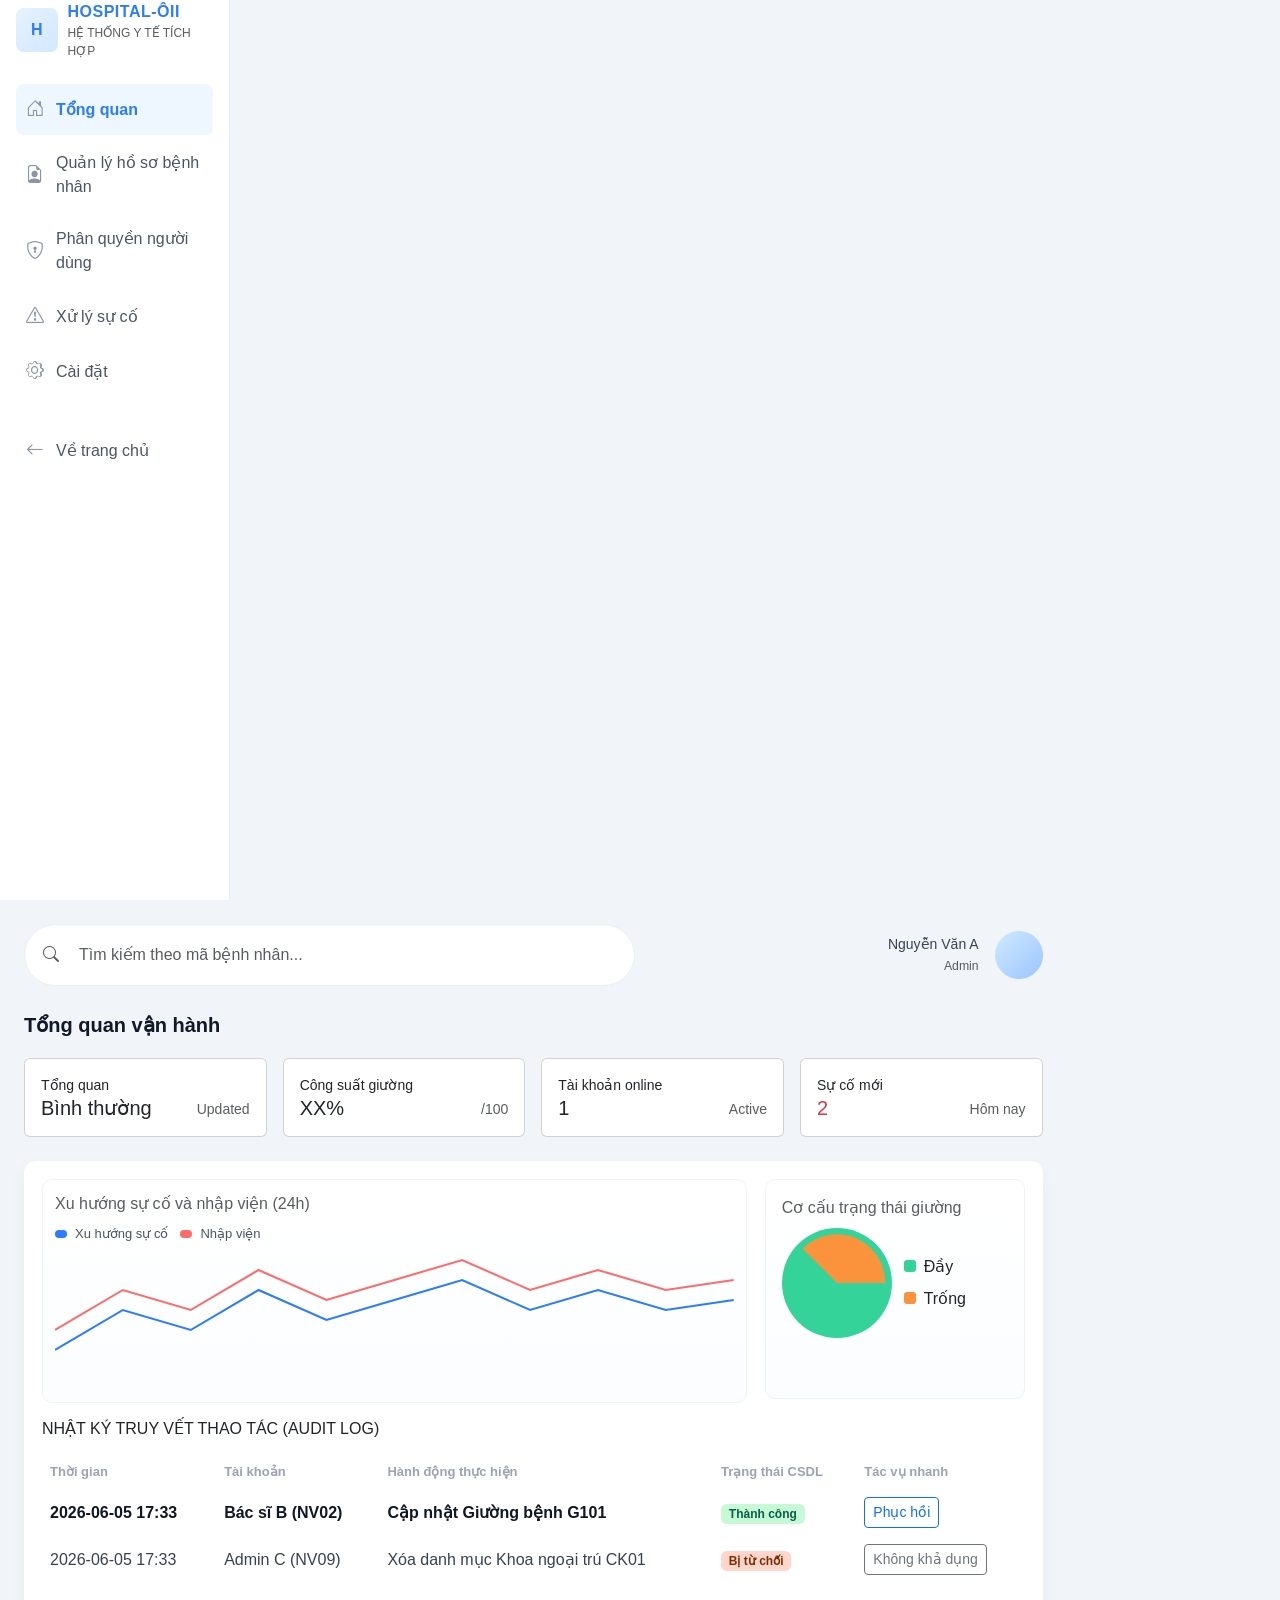
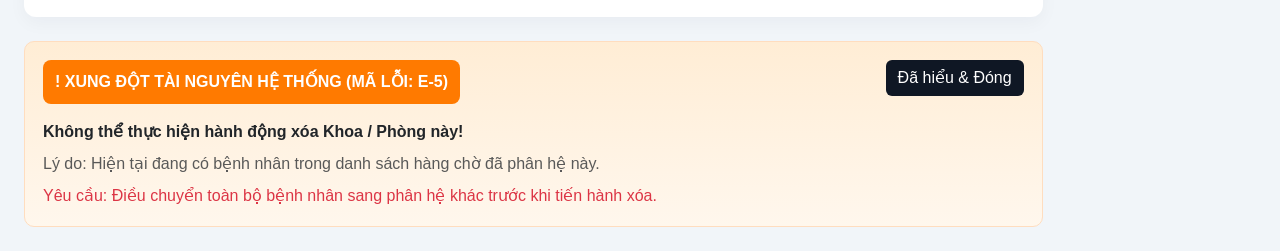
<file: Admin/dashboard.html>
<!DOCTYPE html>
<html lang="vi">
<head>
    <meta charset="UTF-8">
    <link href="https://cdn.jsdelivr.net/npm/bootstrap@5.3.0/dist/css/bootstrap.min.css" rel="stylesheet">
    <link href="https://cdn.jsdelivr.net/npm/bootstrap-icons@1.10.5/font/bootstrap-icons.css" rel="stylesheet">
    <style>
        :root{ --primary:#2b7cff; --muted:#f6f8fb; --accent:#ff7a00; }
        body{ background:#f1f5f9; font-family: 'Segoe UI', Roboto, Arial, sans-serif; }
        .sidebar{ min-height:100vh; background:#ffffff; border-right:1px solid #e6eef8; padding:28px 20px; width:230px; }
        .brand{ font-weight:700; color:var(--primary); letter-spacing:0.5px; }
        .menu .nav-link{ color:#4b5563; padding:12px 10px; border-radius:8px; display:flex; align-items:center; gap:12px; }
        .menu .nav-link.active{ background:#eef6ff; color:var(--primary); font-weight:600; }
        .menu .bi{ font-size:18px; color:#8b95a6; }
        .search-box{ background:#fff; padding:12px 18px; border-radius:999px; border:1px solid #e6eef8; box-shadow:inset 0 1px 0 rgba(0,0,0,0.02); }
        header .user { text-align:right; font-size:14px; color:#374151; }
        header .avatar{ width:48px; height:48px; border-radius:50%; background:linear-gradient(135deg,#cfe9ff,#9cc5ff); }
        .page-title{ font-size:20px; font-weight:700; color:#111827; margin-bottom:18px; }
        .stats .card{ border:0; border-radius:12px; background:#fff; box-shadow:0 6px 18px rgba(16,24,40,0.06); padding:14px; }
        .stats .card small{ color:#6b7280; }
        .large-panel{ background:#fff; border-radius:12px; padding:18px; box-shadow:0 6px 18px rgba(16,24,40,0.04); }
        .charts{ display:flex; gap:18px; }
        .chart-box{ flex:1; min-height:220px; border-radius:10px; background:linear-gradient(180deg,#ffffff,#fbfdff); border:1px solid #eef3fb; padding:12px; }
        .chart-legend{ display:flex; gap:12px; align-items:center; font-size:13px; color:#4b5563; margin-bottom:6px }
        .chart-legend .item{ display:flex; gap:8px; align-items:center }
        .chart-legend .dot{ width:12px; height:8px; border-radius:4px; display:inline-block }
        .pie-legend{ display:flex; flex-direction:column; gap:8px; align-items:flex-start; }
        .audit-table th{ background:transparent; color:#9aa4b2; font-size:13px; font-weight:700; }
        .audit-table td{ vertical-align:middle; color:#374151; }
        .audit-table thead th{ background:transparent; color:#9aa4b2; }
        .audit-table tbody td{ color:#374151; }
        .audit-table tbody tr:first-child{ background:#eef6ff; font-weight:600; }
        .audit-table tbody tr:first-child td{ color:#0f1724; }
        .alert-conflict{ background:linear-gradient(180deg,#ffedd5,#fff7ed); border:1px solid #ffddbf; border-radius:10px; padding:18px; }
        .alert-conflict .title{ background:var(--accent); color:#fff; padding:10px 12px; border-radius:8px; font-weight:700; display:inline-block; }
        .btn-dark{ background:#0f1724; border:0; }
        .modal-confirm{ text-align:center; }
        .modal-confirm .modal-icon{ width:80px; height:80px; background:#d1e7f7; border-radius:50%; display:flex; align-items:center; justify-content:center; font-size:48px; color:#2b7cff; margin:0 auto 20px; font-weight:bold; }
        .modal-confirm .modal-title{ font-size:18px; font-weight:600; color:#111827; margin-bottom:8px; }
        .modal-confirm .modal-subtitle{ color:#6b7280; font-size:14px; margin-bottom:24px; }
        .modal-confirm .modal-footer{ border:0; padding:0; gap:12px; justify-content:center; }
        .toast-notification{ position:fixed; top:20px; right:20px; background:#10b981; color:white; padding:14px 20px; border-radius:8px; box-shadow:0 4px 12px rgba(0,0,0,0.15); z-index:9999; animation:slideIn 0.3s ease-out; display:flex; align-items:center; gap:10px; font-weight:500; }
        .toast-notification::before{ content:'✓'; font-size:20px; font-weight:bold; }
        @keyframes slideIn{ from{ transform:translateX(400px); opacity:0; } to{ transform:translateX(0); opacity:1; } }
        @media(max-width:992px){ .sidebar{ display:none; } }
    </style>
</head>
<body>

<div class="container-fluid">
    <div class="row">
        <nav class="col-md-2 sidebar p-0">
            <div class="px-3">
                <div class="d-flex align-items-center mb-4">
                    <div style="width:44px;height:44px;border-radius:8px;background:linear-gradient(135deg,#e6f2ff,#d0e8ff);display:flex;align-items:center;justify-content:center;color:var(--primary);font-weight:800;margin-right:10px">H</div>
                    <div>
                        <div class="brand">HOSPITAL-ÔII</div>
                        <div class="text-muted" style="font-size:12px">HỆ THỐNG Y TẾ TÍCH HỢP</div>
                    </div>
                </div>

                <ul class="nav flex-column menu">
                    <li class="nav-item mb-1"><a class="nav-link active" href="dashboard.html"><i class="bi bi-house-door"></i> Tổng quan</a></li>
                    <li class="nav-item mb-1"><a class="nav-link" href="../QLHSBenh_Nhan.html"><i class="bi bi-file-earmark-person"></i> Quản lý hồ sơ bệnh nhân</a></li>
                    <li class="nav-item mb-1"><a class="nav-link" href="account-management.html"><i class="bi bi-shield-lock"></i> Phân quyền người dùng</a></li>
                    <li class="nav-item mb-1"><a class="nav-link" href="#"><i class="bi bi-exclamation-triangle"></i> Xử lý sự cố</a></li>
                    <li class="nav-item mb-1"><a class="nav-link" href="#"><i class="bi bi-gear"></i> Cài đặt</a></li>
                    <li class="nav-item mt-4"><a class="nav-link" href="../Trang_Chu_Va_Dat_Lich_Kham/Trangchu/Menu.html"><i class="bi bi-arrow-left"></i> Về trang chủ</a></li>
                </ul>
            </div>
        </nav>

        <main class="col-md-10 p-4">
            <header class="d-flex justify-content-between align-items-center mb-4">
                <div class="search-box d-flex align-items-center" style="width:60%">
                    <i class="bi bi-search me-2 text-muted"></i>
                    <input type="text" class="form-control border-0" placeholder="Tìm kiếm theo mã bệnh nhân...">
                </div>
                <div class="d-flex align-items-center">
                    <div class="me-3 text-end user">
                        <div>Nguyễn Văn A</div>
                        <small class="text-muted">Admin</small>
                    </div>
                    <div class="avatar"></div>
                </div>
            </header>

            <div class="page-title">Tổng quan vận hành</div>

            <div class="row g-3 mb-4">
                <div class="col-md-3"><div class="card stats p-3"><small>Tổng quan</small><div class="d-flex justify-content-between align-items-end"><h5 class="mb-0">Bình thường</h5><small class="text-muted">Updated</small></div></div></div>
                <div class="col-md-3"><div class="card stats p-3"><small>Công suất giường</small><div class="d-flex justify-content-between align-items-end"><h5 class="mb-0">XX%</h5><small class="text-muted">/100</small></div></div></div>
                <div class="col-md-3"><div class="card stats p-3"><small>Tài khoản online</small><div class="d-flex justify-content-between align-items-end"><h5 class="mb-0">1</h5><small class="text-muted">Active</small></div></div></div>
                <div class="col-md-3"><div class="card stats p-3"><small>Sự cố mới</small><div class="d-flex justify-content-between align-items-end"><h5 class="mb-0 text-danger">2</h5><small class="text-muted">Hôm nay</small></div></div></div>
            </div>

            <div class="large-panel mb-4">
                <div class="d-flex justify-content-between mb-3">
                    <div style="flex:1;margin-right:18px">
                        <div class="chart-box">
                            <div class="mb-2 text-muted">Xu hướng sự cố và nhập viện (24h)</div>
                            <div class="chart-legend">
                                <div class="item"><span class="dot" style="background:#2b7cff"></span>Xu hướng sự cố</div>
                                <div class="item"><span class="dot" style="background:#ff6b6b"></span>Nhập viện</div>
                            </div>
                            <svg width="100%" height="140" viewBox="0 0 600 140" preserveAspectRatio="none">
                                <polyline points="0,100 60,60 120,80 180,40 240,70 300,50 360,30 420,60 480,40 540,60 600,50" fill="none" stroke="#2b7cff" stroke-width="2"/>
                                <polyline points="0,80 60,40 120,60 180,20 240,50 300,30 360,10 420,40 480,20 540,40 600,30" fill="none" stroke="#ff6b6b" stroke-width="2"/>
                            </svg>
                        </div>
                    </div>
                    <div style="width:260px">
                        <div class="chart-box" style="padding:16px">
                            <div class="mb-2 text-muted">Cơ cấu trạng thái giường</div>
                            <div style="display:flex;align-items:center;gap:12px">
                                <svg width="110" height="110" viewBox="0 0 32 32"><circle r="16" cx="16" cy="16" fill="#34d399"></circle><path d="M16 16 L30 16 A14 14 0 0 0 6 6 Z" fill="#fb923c"/></svg>
                                <div class="pie-legend">
                                    <div><span style="display:inline-block;width:12px;height:12px;background:#34d399;margin-right:8px;border-radius:3px"></span>Đầy</div>
                                    <div><span style="display:inline-block;width:12px;height:12px;background:#fb923c;margin-right:8px;border-radius:3px"></span>Trống</div>
                                </div>
                            </div>
                        </div>
                    </div>
                </div>

                <div>
                    <h6 class="mb-3">NHẬT KÝ TRUY VẾT THAO TÁC (AUDIT LOG)</h6>
                    <div class="table-responsive">
                        <table class="table table-borderless audit-table align-middle">
                            <thead><tr><th>Thời gian</th><th>Tài khoản</th><th>Hành động thực hiện</th><th>Trạng thái CSDL</th><th>Tác vụ nhanh</th></tr></thead>
                            <tbody>
                                <tr>
                                    <td>2026-06-05 17:33</td>
                                    <td>Bác sĩ B (NV02)</td>
                                    <td>Cập nhật Giường bệnh G101</td>
                                    <td><span class="badge" style="background:#c7f9d7;color:#065f46">Thành công</span></td>
                                    <td><button class="btn btn-sm btn-outline-primary recovery-btn" data-bs-toggle="modal" data-bs-target="#confirmRecoveryModal">Phục hồi</button></td>
                                </tr>
                                <tr>
                                    <td>2026-06-05 17:33</td>
                                    <td>Admin C (NV09)</td>
                                    <td>Xóa danh mục Khoa ngoại trú CK01</td>
                                    <td><span class="badge" style="background:#ffd6cc;color:#7a2e00">Bị từ chối</span></td>
                                    <td><button class="btn btn-sm btn-outline-secondary">Không khả dụng</button></td>
                                </tr>
                            </tbody>
                        </table>
                    </div>
                </div>
            </div>

            <div class="alert-conflict d-flex justify-content-between align-items-start">
                <div style="flex:1">
                    <div class="title">! XUNG ĐỘT TÀI NGUYÊN HỆ THỐNG (MÃ LỖI: E-5)</div>
                    <div class="mt-3"><strong>Không thể thực hiện hành động xóa Khoa / Phòng này!</strong></div>
                    <div class="text-muted mt-2">Lý do: Hiện tại đang có bệnh nhân trong danh sách hàng chờ đã phân hệ này.</div>
                    <div class="text-danger mt-2">Yêu cầu: Điều chuyển toàn bộ bệnh nhân sang phân hệ khác trước khi tiến hành xóa.</div>
                </div>
                <div style="margin-left:18px">
                    <button class="btn btn-dark">Đã hiểu & Đóng</button>
                </div>
            </div>
        </main>
    </div>
</div>

<!-- Modal xác nhận phục hồi -->
<div class="modal fade" id="confirmRecoveryModal" tabindex="-1" aria-hidden="true">
    <div class="modal-dialog modal-dialog-centered">
        <div class="modal-content">
            <div class="modal-body modal-confirm p-4">
                <div class="modal-icon">?</div>
                <h5 class="modal-title">Xác nhận hành động phục hồi?</h5>
                <p class="modal-subtitle">Hành động này sẽ đặt lại dữ liệu về trạng thái cũ.</p>
            </div>
            <div class="modal-footer" style="border-top:1px solid #e5e7eb; padding-top:16px;">
                <button type="button" class="btn btn-outline-secondary" data-bs-dismiss="modal" style="background:#eef6ff; border-color:#d0e8ff; color:#0f1724;">Hủy</button>
                <button type="button" class="btn btn-primary" id="confirmBtn">Đồng ý</button>
            </div>
        </div>
    </div>
</div>

<script src="https://cdn.jsdelivr.net/npm/bootstrap@5.3.0/dist/js/bootstrap.bundle.min.js"></script>
<script>
    // Biến lưu nút được bấm
    let activeRecoveryBtn = null;

    // Khi modal được mở
    const confirmRecoveryModal = document.getElementById('confirmRecoveryModal');
    confirmRecoveryModal.addEventListener('show.bs.modal', function(event) {
        activeRecoveryBtn = event.relatedTarget;
    });

    // Khi bấm nút Đồng ý
    document.getElementById('confirmBtn').addEventListener('click', function() {
        if (activeRecoveryBtn) {
            // Đóng modal
            const modal = bootstrap.Modal.getInstance(confirmRecoveryModal);
            modal.hide();

            // Hiển thị thông báo thành công
            showSuccessNotification('Thành công');

            // Cập nhật nút
            activeRecoveryBtn.textContent = 'Đã phục hồi';
            activeRecoveryBtn.disabled = true;
            activeRecoveryBtn.classList.remove('btn-outline-primary');
            activeRecoveryBtn.classList.add('btn-outline-secondary');
            activeRecoveryBtn.removeAttribute('data-bs-toggle');
            activeRecoveryBtn.removeAttribute('data-bs-target');
        }
    });

    // Hàm hiển thị thông báo thành công
    function showSuccessNotification(message) {
        const notification = document.createElement('div');
        notification.className = 'toast-notification';
        notification.textContent = 'Phục hồi thành công!';
        document.body.appendChild(notification);

        // Tự động xóa sau 3 giây
        setTimeout(function() {
            notification.style.animation = 'slideIn 0.3s ease-out reverse';
            setTimeout(function() {
                notification.remove();
            }, 300);
        }, 3000);
    }
</script>
</body>
</html>
</file>
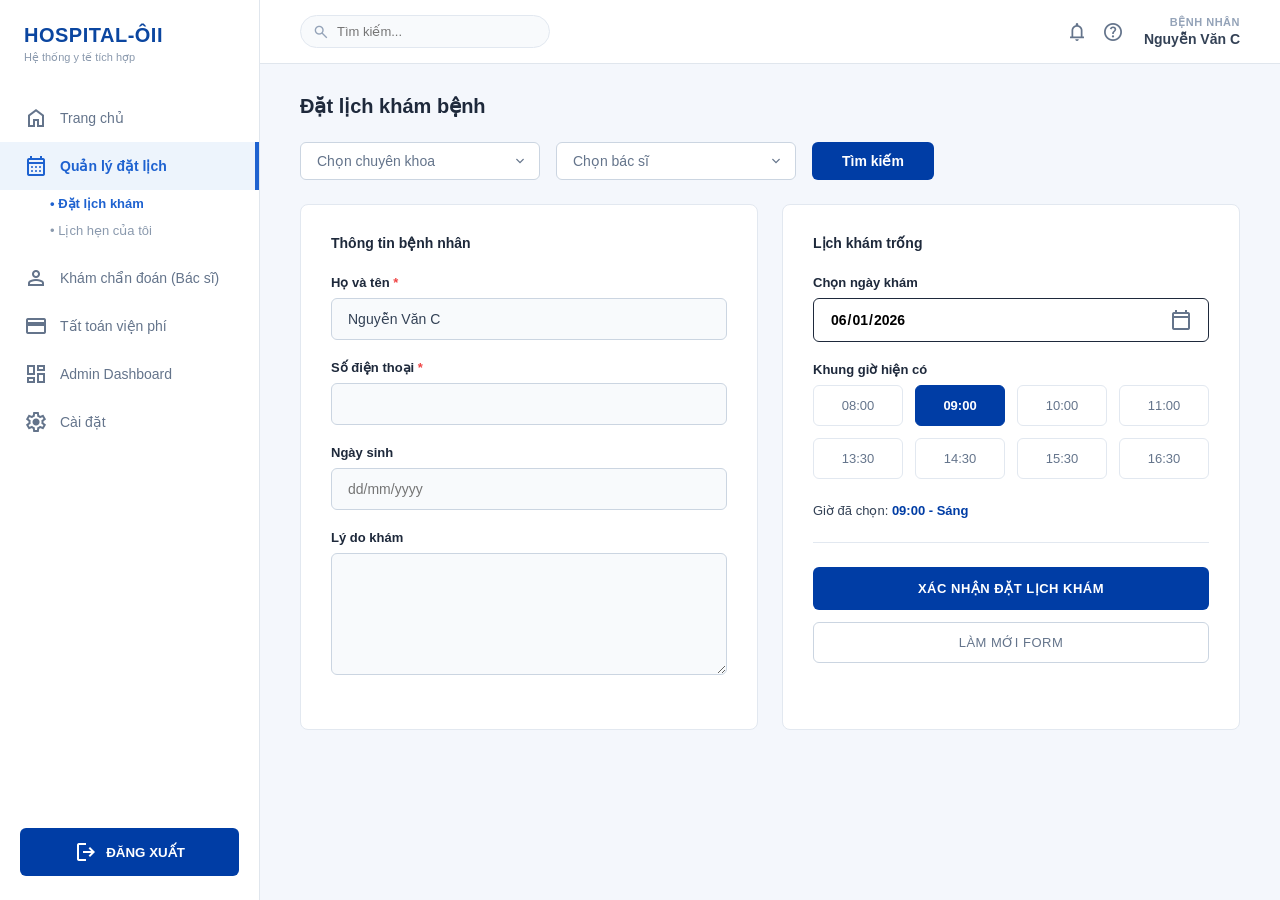
<file: Trang_Chu_Va_Dat_Lich_Kham/Datlichkham/booking.html>
<!DOCTYPE html>
<html lang="vi">
<head>
    <meta charset="UTF-8">
    <meta name="viewport" content="width=device-width, initial-scale=1.0">
    <title>HOSPITAL-ÔII - Đặt lịch khám bệnh</title>
    <link rel="stylesheet" href="https://fonts.googleapis.com/css2?family=Material+Symbols+Outlined:opsz,wght,FILL,GRAD@20..48,100..700,0..1,-50..200" />
    <link rel="stylesheet" href="booking.css">
</head>
<body>

    <aside>
        <div>
            <div class="logo-area">
                <div class="logo-title">HOSPITAL-ÔII</div>
                <div class="logo-sub">Hệ thống y tế tích hợp</div>
            </div>
            <ul class="menu-list">
                <li class="menu-item">
                    <a href="../Trangchu/Menu.html"><span class="material-symbols-outlined">home</span>Trang chủ</a>
                </li>
                <li class="menu-item active">
                    <a href="#"><span class="material-symbols-outlined">calendar_month</span>Quản lý đặt lịch</a>
                </li>
                <ul class="sub-menu">
                    <li class="active"><a href="booking.html">• Đặt lịch khám</a></li>
                    <li><a href="../Lichhencuatoi/index.html">• Lịch hẹn của tôi</a></li>
                </ul>
                <li class="menu-item">
                    <a href="../../Kham_Chan_Doan/index.html"><span class="material-symbols-outlined">person</span>Khám chẩn đoán (Bác sĩ)</a>
                </li>
                <li class="menu-item">
                    <a href="../../Tat_Toan_Vien_Phi/index.html"><span class="material-symbols-outlined">credit_card</span>Tất toán viện phí</a>
                </li>
                <li class="menu-item">
                    <a href="../../Admin/dashboard.html"><span class="material-symbols-outlined">dashboard</span>Admin Dashboard</a>
                </li>
                <li class="menu-item">
                    <a href="#"><span class="material-symbols-outlined">settings</span>Cài đặt</a>
                </li>
            </ul>
        </div>
        <button class="btn-logout">
            <span class="material-symbols-outlined">logout</span> ĐĂNG XUẤT
        </button>
    </aside>

    <main>
        <header>
            <div class="search-box">
                <span class="material-symbols-outlined">search</span>
                <input type="text" placeholder="Tìm kiếm...">
            </div>
            <div class="header-right">
                <div class="header-icons">
                    <span class="material-symbols-outlined">notifications</span>
                    <span class="material-symbols-outlined">help</span>
                </div>
                <div class="user-info">
                    <div class="user-role">Bệnh nhân</div>
                    <div class="user-name">Nguyễn Văn C</div>
                </div>
            </div>
        </header>

        <div class="container">
            <h2 class="page-title">Đặt lịch khám bệnh</h2>

            <div class="filter-bar">
                <div class="select-wrapper">
                    <select>
                        <option>Chọn chuyên khoa</option>
                    </select>
                </div>
                <div class="select-wrapper">
                    <select>
                        <option>Chọn bác sĩ</option>
                    </select>
                </div>
                <button class="btn-search">Tìm kiếm</button>
            </div>

            <div class="booking-grid">
                
                <div class="form-card">
                    <h3 class="card-title">Thông tin bệnh nhân</h3>
                    
                    <div class="form-group">
                        <label class="required">Họ và tên</label>
                        <input type="text" value="Nguyễn Văn C">
                    </div>

                    <div class="form-group">
                        <label class="required">Số điện thoại</label>
                        <input type="tel">
                    </div>

                    <div class="form-group">
                        <label>Ngày sinh</label>
                        <input type="text" placeholder="dd/mm/yyyy">
                    </div>

                    <div class="form-group">
                        <label>Lý do khám</label>
                        <textarea rows="6"></textarea>
                    </div>
                </div>

                <div class="form-card">
                    <h3 class="card-title">Lịch khám trống</h3>
                    
                    <div class="form-group">
                        <label>Chọn ngày khám</label>
                        <div class="date-input-wrapper">
                            <input type="date" id="booking-date" value="2026-06-01">
                            <span class="material-symbols-outlined" id="calendar-icon">calendar_today</span>
                        </div>
                    </div>

                    <div class="form-group">
                        <label>Khung giờ hiện có</label>
                        <div class="time-slots-grid">
                            <button class="slot-btn">08:00</button>
                            <button class="slot-btn active">09:00</button>
                            <button class="slot-btn">10:00</button>
                            <button class="slot-btn">11:00</button>
                            <button class="slot-btn">13:30</button>
                            <button class="slot-btn">14:30</button>
                            <button class="slot-btn">15:30</button>
                            <button class="slot-btn">16:30</button>
                        </div>
                    </div>

                    <div class="selected-time-text">
                        Giờ đã chọn: <span>09:00 - Sáng</span>
                    </div>

                    <div class="action-buttons">
                        <button class="btn-submit">XÁC NHẬN ĐẶT LỊCH KHÁM</button>
                        <button class="btn-reset">LÀM MỚI FORM</button>
                    </div>
                </div>

            </div>
        </div>
    </main>

    <script>
        const dateInput = document.getElementById('booking-date');
        const calendarIcon = document.getElementById('calendar-icon');

        calendarIcon.addEventListener('click', () => {
            if (typeof dateInput.showPicker === 'function') {
                dateInput.showPicker();
                return;
            }

            dateInput.focus();
        });
    </script>
</body>
</html>
</file>
<file: Trang_Chu_Va_Dat_Lich_Kham/Lichhencuatoi/style.css>
/* --- Quy định chung --- */
* {
    margin: 0;
    padding: 0;
    box-sizing: border-box;
    font-family: 'Inter', sans-serif;
}

body {
    background-color: #f4f6f9;
    color: #333333;
    height: 100vh;
}

.container {
    display: flex;
    height: 100vh;
    width: 100%;
}

/* --- SIDEBAR BÊN TRÁI --- */
.sidebar {
    width: 260px;
    background-color: #ffffff;
    border-right: 1px solid #e2e8f0;
    display: flex;
    flex-direction: column;
    padding: 24px 16px;
    justify-content: space-between;
}

.logo-container {
    margin-bottom: 30px;
    padding-left: 10px;
}

.logo-title {
    color: #0b3a9e;
    font-size: 22px;
    font-weight: 700;
    letter-spacing: 0.5px;
}

.logo-subtitle {
    color: #718096;
    font-size: 12px;
    margin-top: 2px;
}

.menu {
    display: flex;
    flex-direction: column;
    gap: 8px;
    flex-grow: 1;
}

.menu-item {
    display: flex;
    align-items: center;
    gap: 12px;
    padding: 12px 16px;
    color: #64748b;
    text-decoration: none;
    font-weight: 500;
    font-size: 14px;
    border-radius: 8px;
    transition: all 0.2s ease;
}

.menu-item i {
    font-size: 16px;
    width: 20px;
}

.menu-item:hover {
    background-color: #f1f5f9;
    color: #1e293b;
}

/* Cấu trúc group con của phần đặt lịch */
.menu-group {
    display: flex;
    flex-direction: column;
}

.menu-group-title {
    display: flex;
    align-items: center;
    gap: 12px;
    padding: 12px 16px;
    color: #1e293b;
    font-weight: 600;
    font-size: 14px;
}

.menu-group-title i {
    color: #0b3a9e;
}

.sub-menu {
    padding-left: 20px;
    display: flex;
    flex-direction: column;
    gap: 4px;
    margin-top: 2px;
}

.sub-menu-title {
    font-size: 12px;
    color: #94a3b8;
    padding-left: 16px;
    margin-bottom: 4px;
}

.menu-item.active {
    background-color: #edf2ff;
    color: #0b3a9e;
    font-weight: 600;
}

.btn-logout {
    background-color: #0033a0;
    color: #ffffff;
    border: none;
    padding: 12px;
    border-radius: 6px;
    font-weight: 600;
    font-size: 14px;
    cursor: pointer;
    transition: background-color 0.2s;
    margin-top: auto;
}

.btn-logout:hover {
    background-color: #002270;
}

/* --- KHU VỰC CHÍNH BÊN PHẢI --- */
.main-content {
    flex: 1;
    display: flex;
    flex-direction: column;
    overflow-y: auto;
}

/* Header */
.header {
    background-color: #ffffff;
    height: 70px;
    display: flex;
    align-items: center;
    justify-content: space-between;
    padding: 0 40px;
    border-bottom: 1px solid #e2e8f0;
}

.search-box {
    position: relative;
    width: 300px;
}

.search-box i {
    position: absolute;
    left: 14px;
    top: 50%;
    transform: translateY(-50%);
    color: #94a3b8;
    font-size: 14px;
}

.search-box input {
    width: 100%;
    padding: 10px 10px 10px 40px;
    border: 1px solid #e2e8f0;
    border-radius: 20px;
    background-color: #f8fafc;
    font-size: 13px;
    outline: none;
}

.user-name {
    font-weight: 600;
    font-size: 14px;
    color: #1e293b;
}

/* Vùng nội dung Lịch Hẹn */
.appointment-section {
    padding: 40px;
    max-width: 1200px;
    width: 100%;
    margin: 0 auto;
}

.section-title {
    font-size: 22px;
    font-weight: 700;
    color: #1e293b;
    margin-bottom: 24px;
}

/* Navigation Tabs */
.tabs {
    display: flex;
    gap: 30px;
    border-bottom: 1px solid #e2e8f0;
    margin-bottom: 24px;
}

.tab-btn {
    background: none;
    border: none;
    padding-bottom: 12px;
    font-size: 14px;
    font-weight: 500;
    color: #64748b;
    cursor: pointer;
    position: relative;
}

.tab-btn.active {
    color: #0b3a9e;
    font-weight: 600;
}

.tab-btn.active::after {
    content: '';
    position: absolute;
    bottom: -1px;
    left: 0;
    width: 100%;
    height: 3px;
    background-color: #0b3a9e;
    border-radius: 3px 3px 0 0;
}

/* Thẻ thông tin lịch hẹn chi tiết */
.appointment-card {
    background-color: #ffffff;
    border-radius: 12px;
    border: 1px solid #e2e8f0;
    padding: 24px;
    display: flex;
    justify-content: space-between;
    align-items: center;
    margin-bottom: 24px;
    box-shadow: 0 1px 3px rgba(0,0,0,0.02);
}

.label {
    font-size: 11px;
    color: #94a3b8;
    font-weight: 600;
    letter-spacing: 0.5px;
    display: block;
    margin-bottom: 8px;
}

/* Khối bên trái: Mã lịch hẹn & Trạng thái */
.card-left {
    flex: 1;
    border-right: 1px dotted #cbd5e1;
    padding-right: 20px;
    max-width: 160px;
}

.appointment-id {
    font-size: 20px;
    font-weight: 700;
    color: #0b3a9e;
    display: block;
    margin-bottom: 12px;
}

.status-badge {
    display: inline-flex;
    align-items: center;
    gap: 6px;
    background-color: #e0f2fe;
    color: #0369a1;
    padding: 6px 12px;
    border-radius: 20px;
    font-size: 12px;
    font-weight: 600;
}

.status-badge .dot {
    width: 6px;
    height: 6px;
    background-color: #0369a1;
    border-radius: 50%;
}

/* Khối ở giữa: Thông tin bác sĩ */
.card-center {
    flex: 2;
    display: flex;
    gap: 20px;
    align-items: center;
    padding: 0 30px;
}

.doctor-avatar {
    width: 80px;
    height: 100px;
    background-color: #f1f5f9;
    border-radius: 8px;
    display: flex;
    align-items: center;
    justify-content: center;
    color: #94a3b8;
    font-size: 36px;
    overflow: hidden;
    border: 1px solid #e2e8f0;
}

.doctor-info h3 {
    font-size: 16px;
    font-weight: 700;
    color: #1e293b;
    margin-bottom: 8px;
}

.doctor-info p {
    font-size: 13px;
    color: #475569;
    margin-bottom: 4px;
}

.doctor-info strong {
    color: #64748b;
    font-weight: 500;
}

/* Khối bên phải: Thời gian & Nút bấm */
.card-right {
    flex: 2;
    display: flex;
    justify-content: space-between;
    align-items: center;
    border-left: 1px dotted #cbd5e1;
    padding-left: 30px;
}

.time-info p {
    font-size: 14px;
    color: #1e293b;
    margin-bottom: 8px;
    display: flex;
    align-items: center;
    gap: 8px;
}

.time-info p i {
    color: #64748b;
}

.time-slot {
    font-weight: 600;
}

.date-slot {
    font-weight: 700;
    color: #0b3a9e !important;
}

.action-buttons {
    display: flex;
    gap: 12px;
}

.btn-qr {
    background-color: #0033a0;
    color: #ffffff;
    border: none;
    padding: 10px 18px;
    border-radius: 6px;
    font-size: 13px;
    font-weight: 600;
    cursor: pointer;
    transition: background-color 0.2s;
}

.btn-qr:hover {
    background-color: #002270;
}

.btn-cancel {
    background-color: #ffffff;
    color: #64748b;
    border: 1px solid #cbd5e1;
    padding: 10px 18px;
    border-radius: 6px;
    font-size: 13px;
    font-weight: 500;
    cursor: pointer;
    transition: all 0.2s;
}

.btn-cancel:hover {
    background-color: #f8fafc;
    color: #ef4444;
    border-color: #fca5a5;
}

/* Khối thông báo lưu ý dưới cùng */
.notice-box {
    background-color: #f8fafc;
    border: 1px solid #e2e8f0;
    border-radius: 8px;
    padding: 16px 20px;
    display: flex;
    align-items: center;
    gap: 12px;
}

.notice-box i {
    color: #64748b;
    font-size: 16px;
}

.notice-box p {
    font-size: 13px;
    color: #475569;
    line-height: 1.5;
}

.notice-box strong {
    color: #0b3a9e;
    font-weight: 700;
}
</file>
<file: Trang_Chu_Va_Dat_Lich_Kham/Datlichkham/booking.css>
* {
    box-sizing: border-box;
    margin: 0;
    padding: 0;
    font-family: 'Segoe UI', Tahoma, Geneva, Verdana, sans-serif;
}

body {
    display: flex;
    background-color: #f4f7fc;
    color: #333;
    min-height: 100vh;
}

/* --- SIDEBAR LEFT --- */
aside {
    width: 260px;
    background-color: #ffffff;
    border-right: 1px solid #e0e6ed;
    display: flex;
    flex-direction: column;
    justify-content: space-between;
    padding: 24px 0;
    position: fixed;
    height: 100vh;
    left: 0;
    top: 0;
    z-index: 10;
}

.logo-area {
    padding: 0 24px 30px;
}

.logo-title {
    color: #0b46a0;
    font-size: 20px;
    font-weight: bold;
    letter-spacing: 0.5px;
}

.logo-sub {
    font-size: 11px;
    color: #8a99ad;
    margin-top: 4px;
}

.menu-list {
    list-style: none;
    flex-grow: 1;
}

.menu-item a {
    display: flex;
    align-items: center;
    padding: 12px 24px;
    color: #64748b;
    text-decoration: none;
    font-weight: 500;
    font-size: 14px;
    gap: 12px;
}

.menu-item.active a {
    background-color: #edf4fc;
    color: #1e62d0;
    border-right: 4px solid #1e62d0;
    font-weight: bold;
}

.sub-menu {
    list-style: none;
    padding-left: 50px;
    margin-bottom: 10px;
}

.sub-menu li a {
    display: block;
    padding: 6px 0;
    font-size: 13px;
    color: #8a99ad;
    text-decoration: none;
}

.sub-menu li.active a {
    color: #1e62d0;
    font-weight: bold;
}

.btn-logout {
    margin: 0 20px;
    background-color: #003da5;
    color: white;
    border: none;
    padding: 12px;
    border-radius: 6px;
    font-weight: bold;
    cursor: pointer;
    display: flex;
    justify-content: center;
    align-items: center;
    gap: 8px;
}


/* --- MAIN CONTENT RIGHT --- */
main {
    margin-left: 260px;
    flex-grow: 1;
    display: flex;
    flex-direction: column;
}

/* Topbar Header */
header {
    background-color: #ffffff;
    padding: 15px 40px;
    display: flex;
    justify-content: space-between;
    align-items: center;
    border-bottom: 1px solid #e0e6ed;
}

.search-box {
    position: relative;
    width: 250px;
}

.search-box input {
    width: 100%;
    padding: 8px 12px 8px 36px;
    border: 1px solid #e2e8f0;
    border-radius: 20px;
    background-color: #f8fafc;
    font-size: 13px;
    outline: none;
}

.search-box .material-symbols-outlined {
    position: absolute;
    left: 12px;
    top: 50%;
    transform: translateY(-50%);
    color: #94a3b8;
    font-size: 18px;
}

/* Khu vực góc phải Header */
.header-right {
    display: flex;
    align-items: center;
    gap: 20px;
}

/* Định dạng cụm icon nằm trước chữ bệnh nhân */
.header-icons {
    display: flex;
    gap: 14px;
    color: #64748b;
    cursor: pointer;
}

.header-icons .material-symbols-outlined {
    font-size: 22px;
    transition: color 0.2s;
}

.header-icons .material-symbols-outlined:hover {
    color: #003da5;
}

/* Định dạng chữ phân vai Bệnh nhân & Tên */
.user-info {
    text-align: right;
    display: flex;
    flex-direction: column;
    justify-content: center;
}

.user-role {
    font-size: 11px;
    color: #94a3b8;
    text-transform: uppercase;
    font-weight: 600;
    letter-spacing: 0.5px;
    margin-bottom: 2px;
}

.user-name {
    font-weight: bold;
    color: #334155;
    font-size: 14px;
}


/* Content Container */
.container {
    padding: 30px 40px;
}

.page-title {
    font-size: 20px;
    color: #1e293b;
    margin-bottom: 24px;
    font-weight: 700;
}


/* Filter Bar Top */
.filter-bar {
    display: flex;
    gap: 16px;
    margin-bottom: 24px;
}

.select-wrapper {
    position: relative;
    width: 240px;
}

.select-wrapper select {
    width: 100%;
    padding: 10px 16px;
    border: 1px solid #cbd5e1;
    border-radius: 6px;
    background-color: #ffffff;
    font-size: 14px;
    color: #64748b;
    outline: none;
    appearance: none;
    -webkit-appearance: none;
}

.select-wrapper::after {
    content: "expand_more";
    font-family: 'Material Symbols Outlined';
    position: absolute;
    right: 12px;
    top: 50%;
    transform: translateY(-50%);
    color: #64748b;
    pointer-events: none;
}

.btn-search {
    background-color: #003da5;
    color: white;
    border: none;
    padding: 0 30px;
    border-radius: 6px;
    font-weight: bold;
    font-size: 14px;
    cursor: pointer;
}

.btn-search:hover {
    background-color: #002b75;
}


/* Grid Layout cho Form */
.booking-grid {
    display: grid;
    grid-template-columns: 1fr 1fr;
    gap: 24px;
}

.form-card {
    background: #ffffff;
    border: 1px solid #e2e8f0;
    border-radius: 8px;
    padding: 30px;
}

.card-title {
    font-size: 14px;
    color: #1e293b;
    font-weight: 700;
    margin-bottom: 24px;
}


/* Form Controls */
.form-group {
    margin-bottom: 20px;
}

.form-group label {
    display: block;
    font-size: 13px;
    font-weight: 600;
    color: #1e293b;
    margin-bottom: 8px;
}

.form-group label.required::after {
    content: " *";
    color: #ef4444;
}

.form-group input[type="text"],
.form-group input[type="tel"],
.form-group textarea {
    width: 100%;
    padding: 12px 16px;
    border: 1px solid #cbd5e1;
    border-radius: 6px;
    font-size: 14px;
    color: #334155;
    background-color: #f8fafc;
    outline: none;
}

.form-group input:focus,
.form-group textarea:focus {
    border-color: #1e62d0;
    background-color: #ffffff;
}


/* Thao tác chọn Ngày tháng */
.date-input-wrapper {
    position: relative;
    width: 100%;
}

.date-input-wrapper input[type="date"] {
    width: 100%;
    padding: 12px 16px;
    border: 1px solid #1e293b;
    border-radius: 6px;
    font-size: 14px;
    font-weight: 600;
    outline: none;
    background-color: #ffffff;
    cursor: pointer;
}

.date-input-wrapper input[type="date"]::-webkit-calendar-picker-indicator {
    position: absolute;
    inset: 0;
    width: auto;
    height: auto;
    background: transparent;
    color: transparent;
    cursor: pointer;
}

.date-input-wrapper .material-symbols-outlined {
    position: absolute;
    right: 16px;
    top: 50%;
    transform: translateY(-50%);
    color: #64748b;
    pointer-events: auto;
    cursor: pointer;
}

.date-input-wrapper .material-symbols-outlined:hover {
    color: #003da5;
}


/* Ô chọn khung giờ trống */
.time-slots-grid {
    display: grid;
    grid-template-columns: repeat(4, 1fr);
    gap: 12px;
}

.slot-btn {
    padding: 12px 0;
    background-color: #ffffff;
    border: 1px solid #e2e8f0;
    border-radius: 6px;
    font-size: 13px;
    color: #64748b;
    cursor: pointer;
    text-align: center;
    transition: all 0.15s ease;
}

.slot-btn:hover {
    border-color: #003da5;
    color: #003da5;
}

.slot-btn.active {
    background-color: #003da5;
    border-color: #003da5;
    color: #ffffff;
    font-weight: bold;
}


/* Dòng chữ hiển thị giờ đã chọn */
.selected-time-text {
    font-size: 13px;
    color: #334155;
    margin-top: 24px;
    padding-bottom: 24px;
    border-bottom: 1px solid #e2e8f0;
}

.selected-time-text span {
    color: #003da5;
    font-weight: bold;
}


/* Các nút hành động */
.action-buttons {
    margin-top: 24px;
    display: flex;
    flex-direction: column;
    gap: 12px;
}

.btn-submit {
    background-color: #003da5;
    color: white;
    border: none;
    padding: 14px;
    border-radius: 6px;
    font-weight: bold;
    font-size: 13px;
    cursor: pointer;
    letter-spacing: 0.5px;
}

.btn-submit:hover {
    background-color: #002b75;
}

.btn-reset {
    background-color: #ffffff;
    color: #64748b;
    border: 1px solid #cbd5e1;
    padding: 12px;
    border-radius: 6px;
    font-weight: 500;
    font-size: 13px;
    cursor: pointer;
    letter-spacing: 0.5px;
}

.btn-reset:hover {
    background-color: #f8fafc;
    color: #334155;
}
</file>
